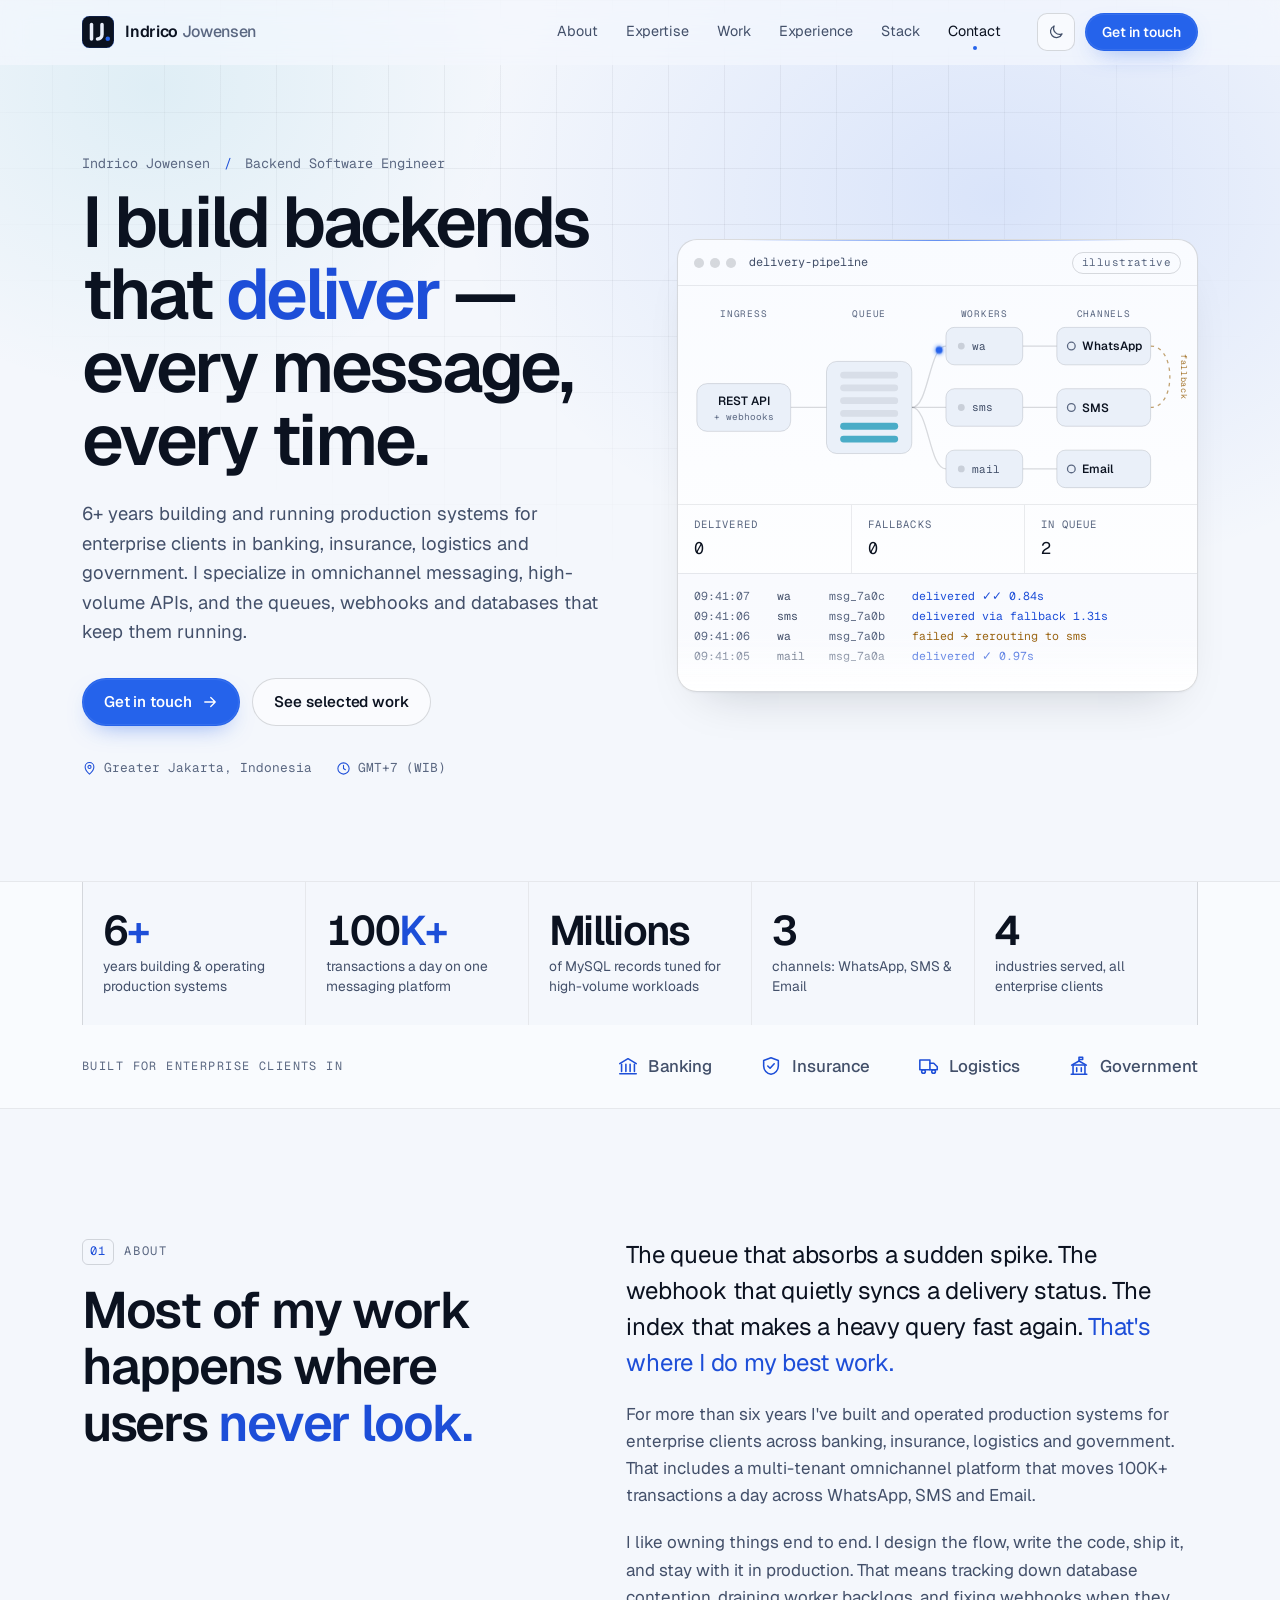
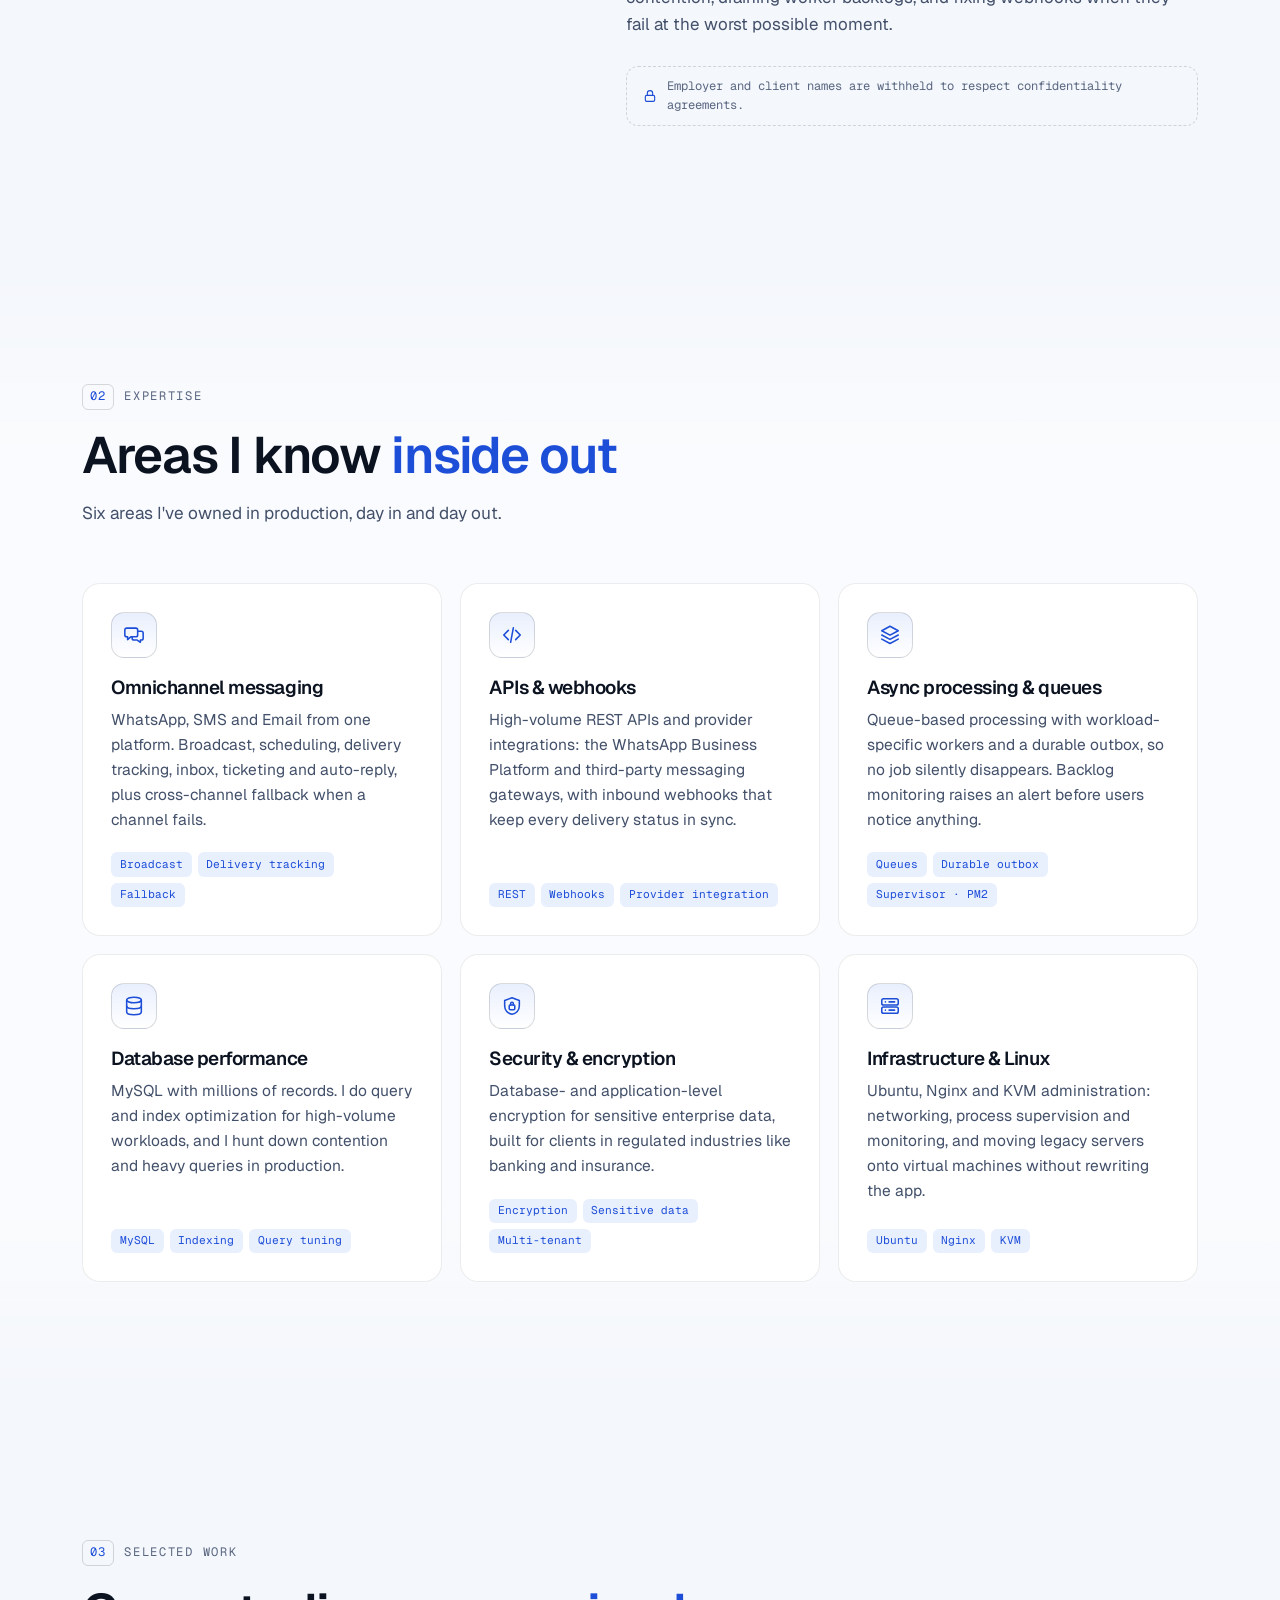
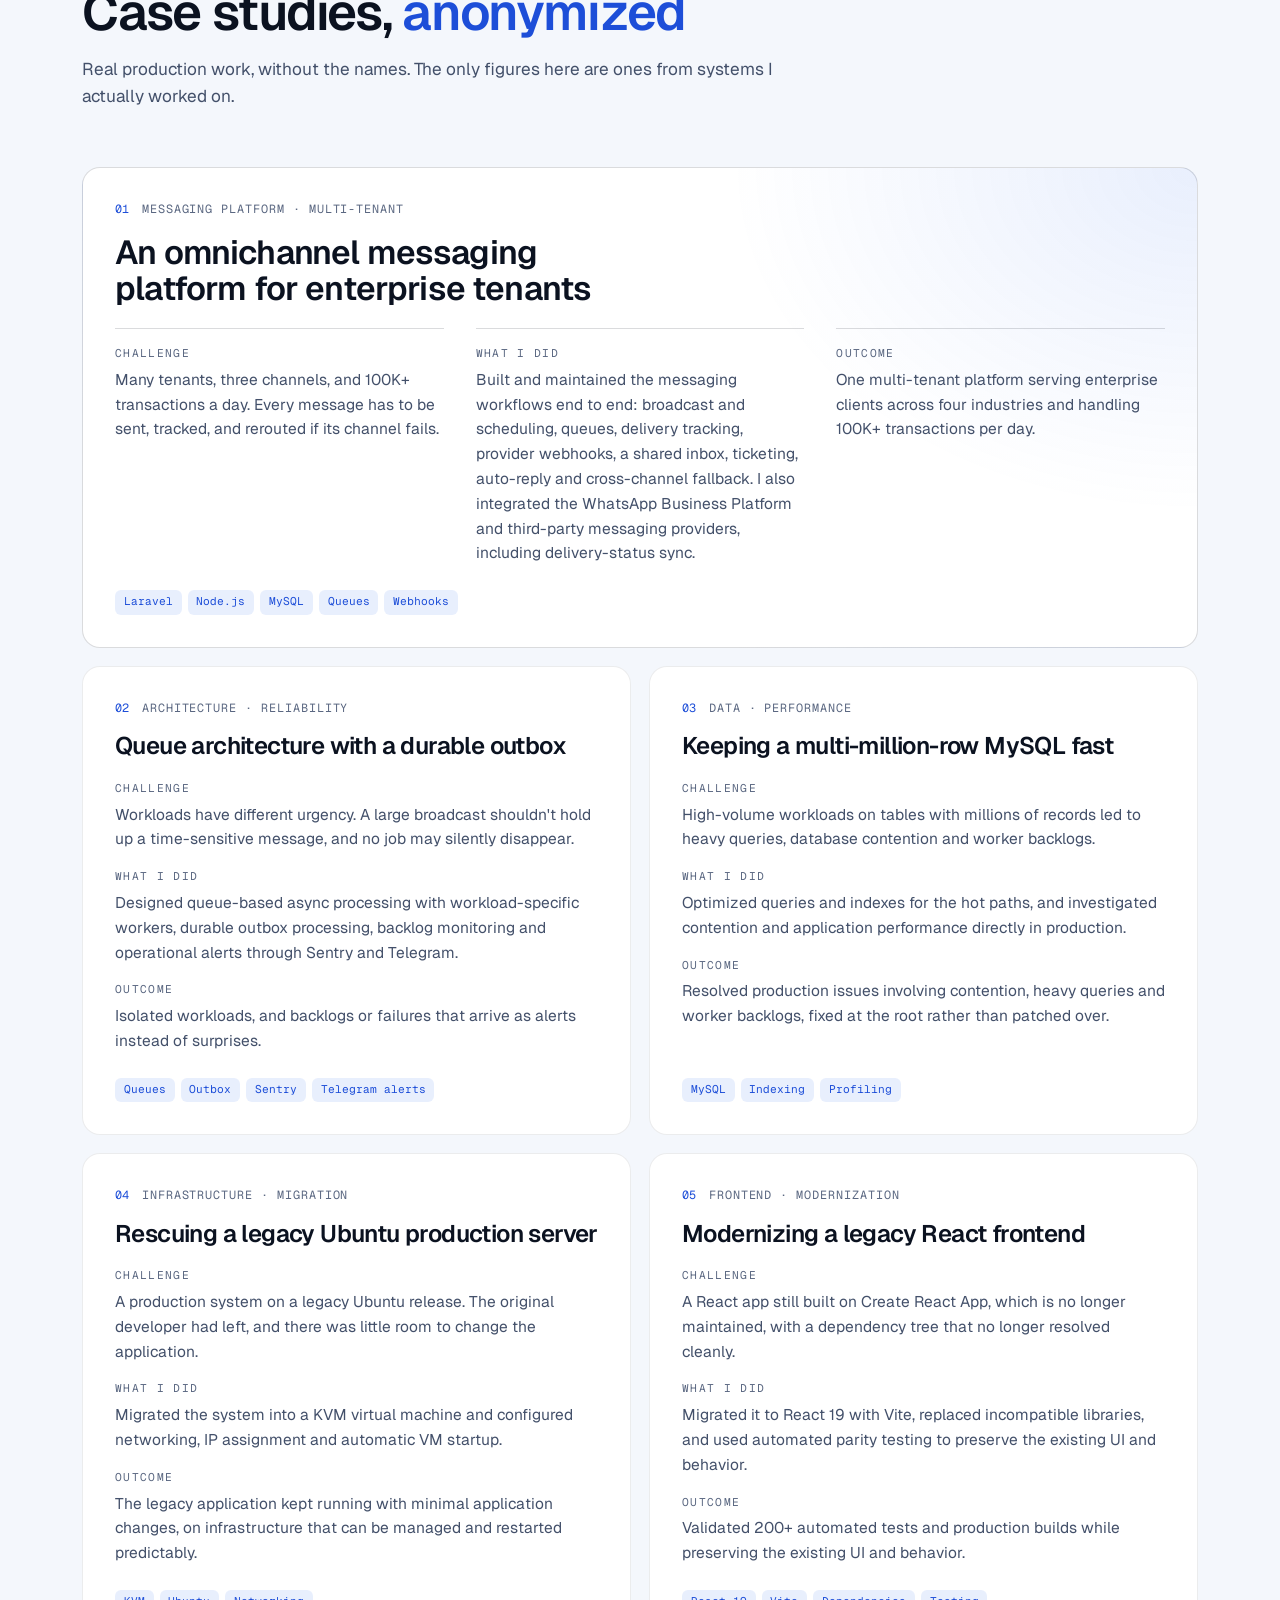
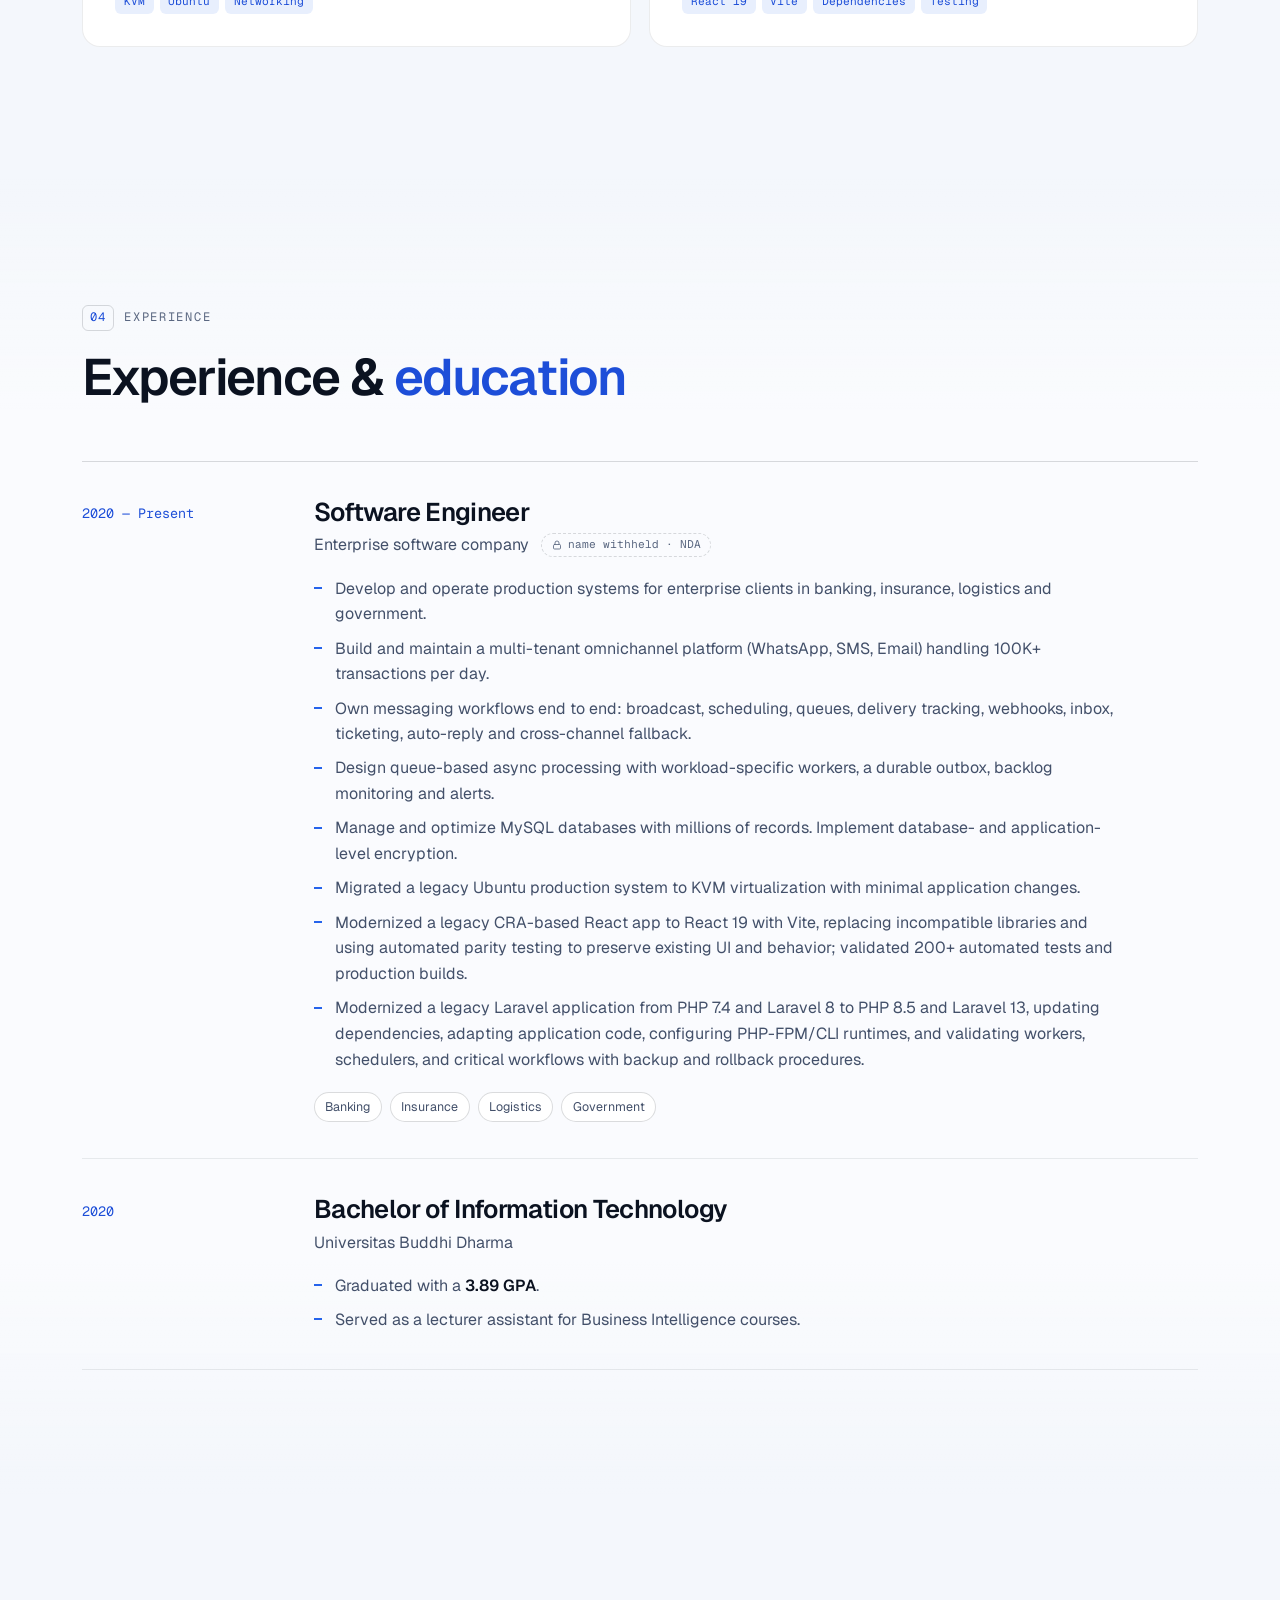
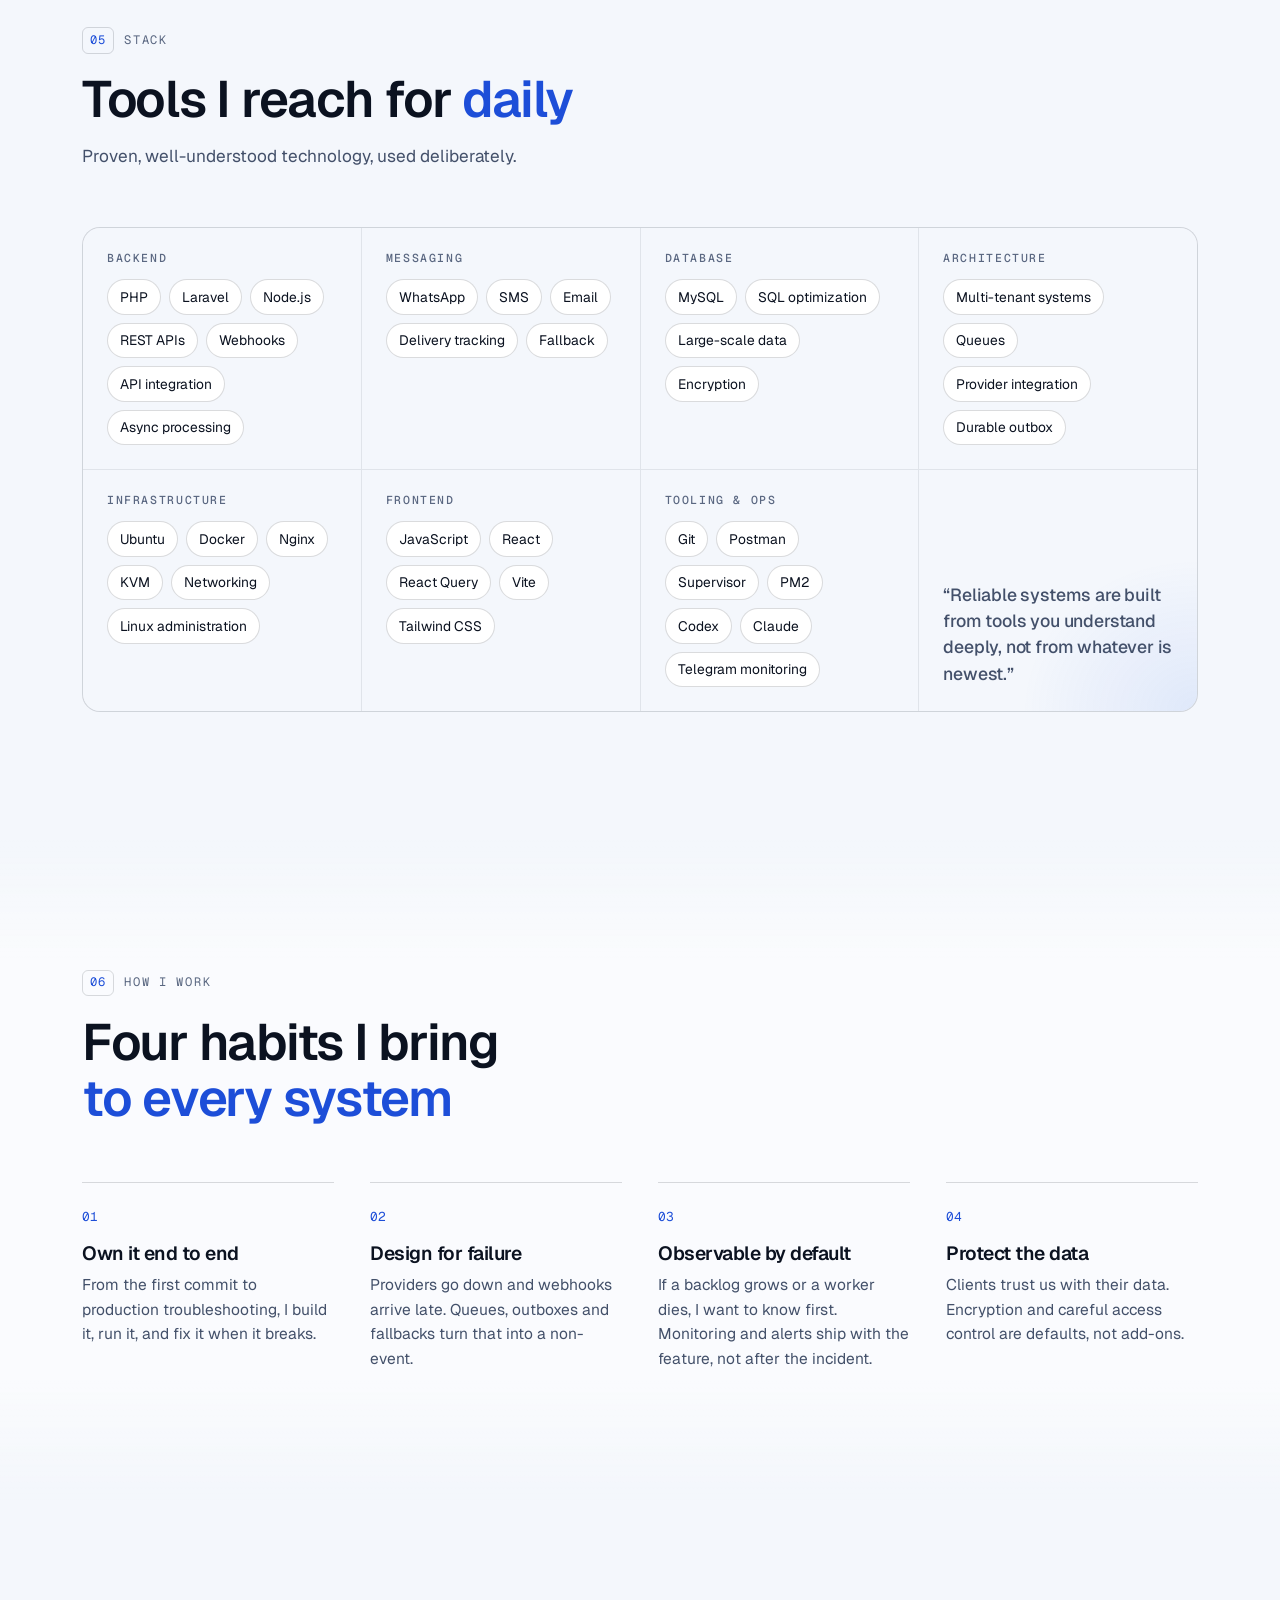
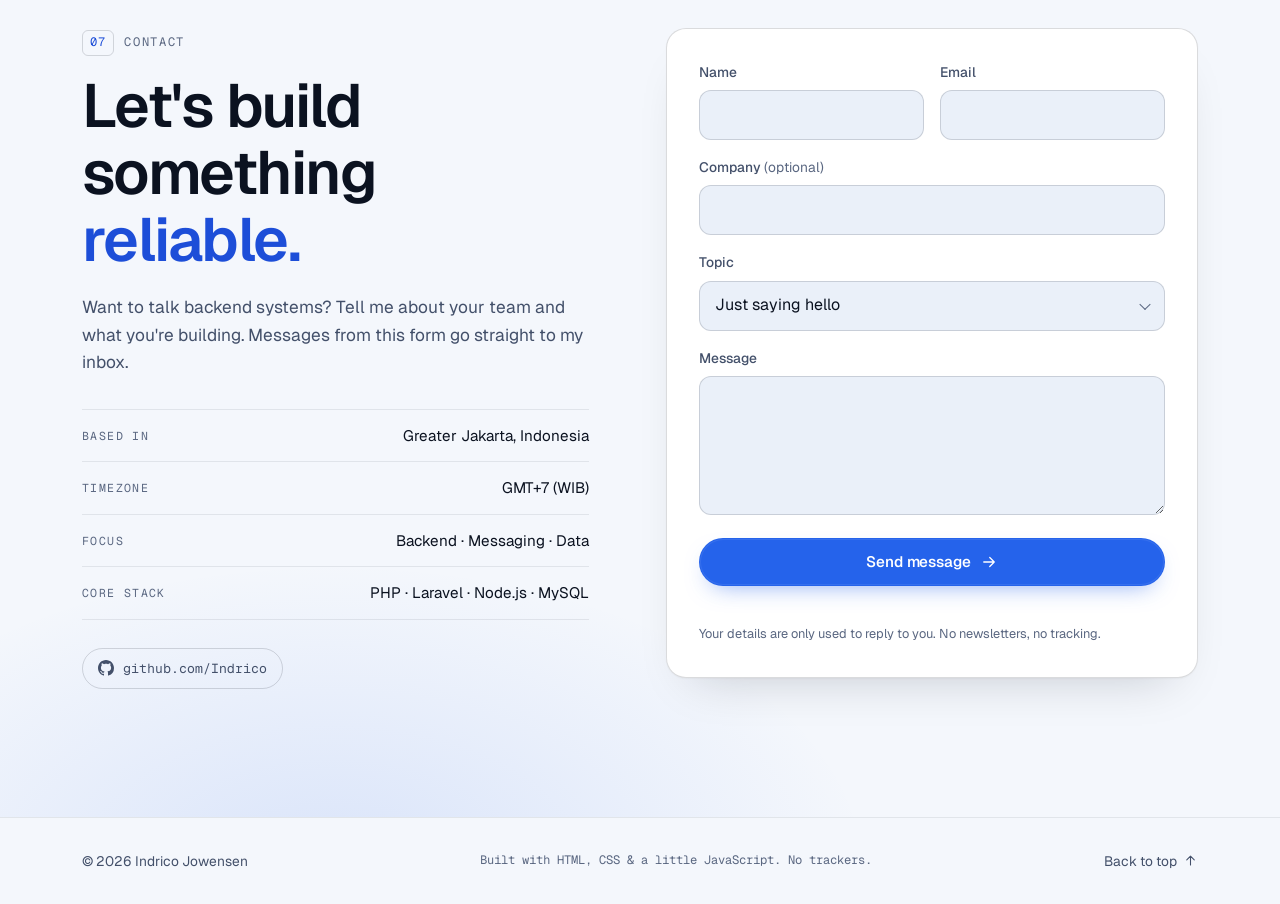
<file: index.html>
<!doctype html>
<html lang="en" data-theme="dark">
<head>
  <meta charset="utf-8">
  <meta name="viewport" content="width=device-width, initial-scale=1, viewport-fit=cover">
  <title>Indrico Jowensen — Backend Software Engineer</title>
  <meta name="description" content="Backend Software Engineer with 6+ years building and operating omnichannel messaging platforms, high-volume APIs, queues and MySQL systems for enterprise clients.">
  <meta name="author" content="Indrico Jowensen">
  <meta name="theme-color" content="#060a13">
  <link rel="canonical" href="https://indrico.github.io/">

  <meta property="og:type" content="website">
  <meta property="og:site_name" content="Indrico Jowensen">
  <meta property="og:url" content="https://indrico.github.io/">
  <meta property="og:title" content="Indrico Jowensen — Backend Software Engineer">
  <meta property="og:description" content="I build backends that deliver — every message, every time. 6+ years of production systems for banking, insurance, logistics and government.">
  <meta property="og:image" content="https://indrico.github.io/assets/img/og-image.png">
  <meta property="og:image:width" content="1200">
  <meta property="og:image:height" content="630">
  <meta property="og:image:alt" content="Indrico Jowensen, Backend Software Engineer">
  <meta name="twitter:card" content="summary_large_image">

  <link rel="icon" href="assets/img/favicon.svg" type="image/svg+xml">
  <link rel="apple-touch-icon" href="assets/img/apple-touch-icon.png">

  <link rel="preconnect" href="https://fonts.googleapis.com">
  <link rel="preconnect" href="https://fonts.gstatic.com" crossorigin>
  <link rel="stylesheet" href="https://fonts.googleapis.com/css2?family=Geist:wght@300..700&family=Geist+Mono:wght@400..600&display=swap">
  <link rel="stylesheet" href="assets/css/styles.css">

  <script>
    (function () {
      var d = document.documentElement, t;
      d.classList.add('js');
      try { t = localStorage.getItem('theme'); } catch (e) {}
      if (t !== 'light' && t !== 'dark') {
        t = window.matchMedia && matchMedia('(prefers-color-scheme: light)').matches ? 'light' : 'dark';
      }
      d.setAttribute('data-theme', t);
    })();
  </script>
  <script src="assets/js/main.js" defer></script>

  <script type="application/ld+json">
  {
    "@context": "https://schema.org",
    "@type": "Person",
    "name": "Indrico Jowensen",
    "jobTitle": "Backend Software Engineer",
    "url": "https://indrico.github.io/",
    "sameAs": ["https://github.com/Indrico"],
    "alumniOf": { "@type": "CollegeOrUniversity", "name": "Universitas Buddhi Dharma" },
    "knowsAbout": ["Backend development", "PHP", "Laravel", "Node.js", "React", "MySQL", "REST APIs", "Webhooks", "Message queues", "Omnichannel messaging", "Linux administration"]
  }
  </script>
</head>
<body>
  <a class="skip-link" href="#main">Skip to content</a>
  <div class="backdrop" aria-hidden="true"></div>

  <!-- ============ Header ============ -->
  <header class="site-header" id="top">
    <div class="container header-inner">
      <a class="brand" href="#top" aria-label="Indrico Jowensen, back to top">
        <svg class="brand-mark" viewBox="0 0 64 64" aria-hidden="true">
          <rect width="64" height="64" rx="15" class="bm-bg"/>
          <g fill="none" stroke="currentColor" stroke-width="7" stroke-linecap="round">
            <path d="M19 17v29"/><path d="M40 17v20a9 9 0 0 1-9 9"/>
          </g>
          <circle cx="51.5" cy="45.5" r="4.5" class="bm-dot"/>
        </svg>
        <span class="brand-name">Indrico<span class="brand-dim"> Jowensen</span></span>
      </a>

      <nav class="nav" id="site-nav" aria-label="Primary">
        <ul>
          <li><a href="#about">About</a></li>
          <li><a href="#expertise">Expertise</a></li>
          <li><a href="#work">Work</a></li>
          <li><a href="#experience">Experience</a></li>
          <li><a href="#stack">Stack</a></li>
          <li><a href="#contact">Contact</a></li>
        </ul>
      </nav>

      <div class="header-actions">
        <button class="icon-btn theme-toggle" type="button" aria-label="Switch to light theme">
          <svg class="i-sun" viewBox="0 0 24 24" aria-hidden="true"><circle cx="12" cy="12" r="4"/><path d="M12 2v2M12 20v2M4.9 4.9l1.4 1.4M17.7 17.7l1.4 1.4M2 12h2M20 12h2M4.9 19.1l1.4-1.4M17.7 6.3l1.4-1.4"/></svg>
          <svg class="i-moon" viewBox="0 0 24 24" aria-hidden="true"><path d="M20 14.5A8 8 0 0 1 9.5 4a8 8 0 1 0 10.5 10.5z"/></svg>
        </button>
        <a class="btn btn-primary btn-sm header-cta" href="#contact">Get in touch</a>
        <button class="icon-btn nav-toggle" type="button" aria-expanded="false" aria-controls="site-nav" aria-label="Open menu">
          <svg class="i-menu" viewBox="0 0 24 24" aria-hidden="true"><path d="M4 7h16M4 12h16M4 17h16"/></svg>
          <svg class="i-close" viewBox="0 0 24 24" aria-hidden="true"><path d="M6 6l12 12M18 6L6 18"/></svg>
        </button>
      </div>
    </div>
  </header>

  <main id="main">

    <!-- ============ Hero ============ -->
    <section class="hero" aria-labelledby="hero-title">
      <div class="container hero-grid">
        <div class="hero-copy">
          <p class="hero-kicker reveal" style="--d:1"><span>Indrico Jowensen</span> <span class="k-sep" aria-hidden="true">/</span> <span>Backend Software Engineer</span></p>
          <h1 class="hero-title reveal" id="hero-title" style="--d:2">I build backends that <em>deliver</em> — every message, every time.</h1>
          <p class="hero-lede reveal" style="--d:3">6+ years building and running production systems for enterprise clients in banking, insurance, logistics and government. I specialize in omnichannel messaging, high-volume APIs, and the queues, webhooks and databases that keep them running.</p>
          <div class="hero-ctas reveal" style="--d:4">
            <a class="btn btn-primary" href="#contact">
              Get in touch
              <svg viewBox="0 0 24 24" aria-hidden="true"><path d="M5 12h14M13 6l6 6-6 6"/></svg>
            </a>
            <a class="btn btn-ghost" href="#work">See selected work</a>
          </div>
          <ul class="hero-meta reveal" style="--d:5">
            <li>
              <svg viewBox="0 0 24 24" aria-hidden="true"><path d="M12 21s-7-6.1-7-11.5a7 7 0 0 1 14 0C19 14.9 12 21 12 21z"/><circle cx="12" cy="9.5" r="2.5"/></svg>
              Greater Jakarta, Indonesia
            </li>
            <li>
              <svg viewBox="0 0 24 24" aria-hidden="true"><circle cx="12" cy="12" r="9"/><path d="M12 7v5l3 2"/></svg>
              GMT+7 (WIB)
            </li>
          </ul>
        </div>

        <div class="hero-visual reveal" style="--d:3">
          <figure class="pipe-card">
            <div class="pipe-card-bar">
              <span class="win-dots" aria-hidden="true"><i></i><i></i><i></i></span>
              <span class="pipe-card-title">delivery-pipeline</span>
              <span class="sim-badge">illustrative</span>
            </div>

            <svg class="pipe" viewBox="0 24 580 232" role="img" aria-labelledby="pipe-title pipe-desc">
              <title id="pipe-title">Illustrative message-delivery pipeline</title>
              <desc id="pipe-desc">Messages enter through a REST API or webhook, wait in a queue, are picked up by channel-specific workers and delivered through WhatsApp, SMS or Email. When WhatsApp fails, the message falls back to SMS.</desc>
              <defs>
                <filter id="dot-glow" x="-150%" y="-150%" width="400%" height="400%">
                  <feGaussianBlur stdDeviation="2.6" result="b"/>
                  <feMerge><feMergeNode in="b"/><feMergeNode in="SourceGraphic"/></feMerge>
                </filter>
              </defs>

              <g class="pipe-cols">
                <text x="63" y="44" text-anchor="middle">ingress</text>
                <text x="210" y="44" text-anchor="middle">queue</text>
                <text x="345" y="44" text-anchor="middle">workers</text>
                <text x="485" y="44" text-anchor="middle">channels</text>
              </g>

              <g class="pipe-wires">
                <path id="w-in" d="M118 150H160"/>
                <path id="w-q0" d="M260 150C280 150 280 78 300 78"/>
                <path id="w-q1" d="M260 150H300"/>
                <path id="w-q2" d="M260 150C280 150 280 222 300 222"/>
                <path id="w-c0" d="M390 78H430"/>
                <path id="w-c1" d="M390 150H430"/>
                <path id="w-c2" d="M390 222H430"/>
                <path id="w-fb" class="wire-fb" d="M540 78C570 78 570 150 540 150"/>
              </g>
              <text class="pipe-fb-label" transform="translate(575 114) rotate(90)" text-anchor="middle">fallback</text>

              <g class="pipe-dots" filter="url(#dot-glow)">
                <circle class="dot" cx="139" cy="150" r="4"/>
                <circle class="dot" cx="280" cy="150" r="4"/>
                <circle class="dot" cx="410" cy="78" r="4"/>
                <circle class="dot" cx="410" cy="222" r="4"/>
                <circle class="dot dot-amber" cx="562.5" cy="114" r="4"/>
              </g>

              <g class="node node-in">
                <rect x="8" y="122" width="110" height="56" rx="12"/>
                <text class="t-node" x="63" y="147" text-anchor="middle">REST API</text>
                <text class="t-sub" x="63" y="165" text-anchor="middle">+ webhooks</text>
              </g>

              <g class="node node-queue">
                <rect x="160" y="96" width="100" height="108" rx="12"/>
                <rect class="q-slot on" x="176" y="183" width="68" height="8" rx="4"/>
                <rect class="q-slot on" x="176" y="168" width="68" height="8" rx="4"/>
                <rect class="q-slot on" x="176" y="153" width="68" height="8" rx="4"/>
                <rect class="q-slot" x="176" y="138" width="68" height="8" rx="4"/>
                <rect class="q-slot" x="176" y="123" width="68" height="8" rx="4"/>
                <rect class="q-slot" x="176" y="108" width="68" height="8" rx="4"/>
              </g>

              <g class="node worker">
                <rect x="300" y="56" width="90" height="44" rx="10"/>
                <circle class="led" cx="318" cy="78" r="4"/>
                <text class="t-mono" x="331" y="82.5">wa</text>
              </g>
              <g class="node worker">
                <rect x="300" y="128" width="90" height="44" rx="10"/>
                <circle class="led" cx="318" cy="150" r="4"/>
                <text class="t-mono" x="331" y="154.5">sms</text>
              </g>
              <g class="node worker">
                <rect x="300" y="200" width="90" height="44" rx="10"/>
                <circle class="led" cx="318" cy="222" r="4"/>
                <text class="t-mono" x="331" y="226.5">mail</text>
              </g>

              <g class="node channel">
                <rect x="430" y="56" width="110" height="44" rx="10"/>
                <circle class="status" cx="447" cy="78" r="4.5"/>
                <text class="t-node" x="459" y="83">WhatsApp</text>
              </g>
              <g class="node channel">
                <rect x="430" y="128" width="110" height="44" rx="10"/>
                <circle class="status" cx="447" cy="150" r="4.5"/>
                <text class="t-node" x="459" y="155">SMS</text>
              </g>
              <g class="node channel">
                <rect x="430" y="200" width="110" height="44" rx="10"/>
                <circle class="status" cx="447" cy="222" r="4.5"/>
                <text class="t-node" x="459" y="227">Email</text>
              </g>
            </svg>

            <div class="pipe-stats" aria-hidden="true">
              <div><span class="k">delivered</span><span class="v" data-stat="delivered">—</span></div>
              <div><span class="k">fallbacks</span><span class="v" data-stat="fallback">—</span></div>
              <div><span class="k">in queue</span><span class="v" data-stat="queued">—</span></div>
            </div>

            <ol class="pipe-log" aria-hidden="true">
              <li><span class="lg-t">09:41:07</span><span class="lg-c">wa</span><span class="lg-id">msg_7a0c</span><span class="lg-s ok">delivered ✓✓ 0.84s</span></li>
              <li><span class="lg-t">09:41:06</span><span class="lg-c">sms</span><span class="lg-id">msg_7a0b</span><span class="lg-s ok">delivered via fallback 1.31s</span></li>
              <li><span class="lg-t">09:41:06</span><span class="lg-c">wa</span><span class="lg-id">msg_7a0b</span><span class="lg-s warn">failed → rerouting to sms</span></li>
              <li><span class="lg-t">09:41:05</span><span class="lg-c">mail</span><span class="lg-id">msg_7a0a</span><span class="lg-s ok">delivered ✓ 0.97s</span></li>
            </ol>
            <figcaption class="sr-only">An illustrative simulation of the kind of delivery pipeline I design. It is not a real system or real data.</figcaption>
          </figure>
        </div>
      </div>
    </section>

    <!-- ============ Metrics ============ -->
    <section class="metrics" aria-label="At a glance">
      <div class="container">
        <dl class="metrics-grid">
          <div class="metric reveal">
            <dt>years building &amp; operating production systems</dt>
            <dd><span data-count="6">6</span><span class="unit">+</span></dd>
          </div>
          <div class="metric reveal" style="--d:1">
            <dt>transactions a day on one messaging platform</dt>
            <dd><span data-count="100">100</span><span class="unit">K+</span></dd>
          </div>
          <div class="metric reveal" style="--d:2">
            <dt>of MySQL records tuned for high-volume workloads</dt>
            <dd>Millions</dd>
          </div>
          <div class="metric reveal" style="--d:3">
            <dt>channels: WhatsApp, SMS &amp; Email</dt>
            <dd><span data-count="3">3</span></dd>
          </div>
          <div class="metric reveal" style="--d:4">
            <dt>industries served, all enterprise clients</dt>
            <dd><span data-count="4">4</span></dd>
          </div>
        </dl>

        <div class="industries reveal">
          <p class="industries-label">Built for enterprise clients in</p>
          <ul>
            <li>
              <svg viewBox="0 0 24 24" aria-hidden="true"><path d="M3 9.5 12 4l9 5.5"/><path d="M5 10v8M9.7 10v8M14.3 10v8M19 10v8"/><path d="M3 20.5h18"/></svg>
              Banking
            </li>
            <li>
              <svg viewBox="0 0 24 24" aria-hidden="true"><path d="M12 3l8 3v6c0 4.6-3.4 8.3-8 9-4.6-.7-8-4.4-8-9V6l8-3z"/><path d="M8.5 12l2.5 2.5 4.5-5"/></svg>
              Insurance
            </li>
            <li>
              <svg viewBox="0 0 24 24" aria-hidden="true"><path d="M2 5.5h11V16H2z"/><path d="M13 9h4.2L21 12.8V16h-8"/><circle cx="6" cy="18" r="2"/><circle cx="17" cy="18" r="2"/></svg>
              Logistics
            </li>
            <li>
              <svg viewBox="0 0 24 24" aria-hidden="true"><path d="M3.5 21h17"/><path d="M5.5 21V11h13v10"/><path d="M4 11l8-4.5 8 4.5"/><path d="M12 6.5V2.5h4V5h-4"/><path d="M9.5 14v4M14.5 14v4"/></svg>
              Government
            </li>
          </ul>
        </div>
      </div>
    </section>

    <!-- ============ About ============ -->
    <section class="section" id="about" aria-labelledby="about-title">
      <div class="container about-grid">
        <header class="section-head reveal">
          <p class="eyebrow"><span>01</span> About</p>
          <h2 id="about-title">Most of my work happens where users <em>never look.</em></h2>
        </header>
        <div class="about-body">
          <p class="about-lead reveal">The queue that absorbs a sudden spike. The webhook that quietly syncs a delivery status. The index that makes a heavy query fast again. <em>That's where I do my best work.</em></p>
          <p class="reveal">For more than six years I've built and operated production systems for enterprise clients across banking, insurance, logistics and government. That includes a multi-tenant omnichannel platform that moves 100K+ transactions a day across WhatsApp, SMS and Email.</p>
          <p class="reveal">I like owning things end to end. I design the flow, write the code, ship it, and stay with it in production. That means tracking down database contention, draining worker backlogs, and fixing webhooks when they fail at the worst possible moment.</p>
          <p class="nda-note reveal">
            <svg viewBox="0 0 24 24" aria-hidden="true"><rect x="5" y="11" width="14" height="9" rx="2"/><path d="M8 11V8a4 4 0 0 1 8 0v3"/></svg>
            Employer and client names are withheld to respect confidentiality agreements.
          </p>
        </div>
      </div>
    </section>

    <!-- ============ Expertise ============ -->
    <section class="section section-alt" id="expertise" aria-labelledby="expertise-title">
      <div class="container">
        <header class="section-head reveal">
          <p class="eyebrow"><span>02</span> Expertise</p>
          <h2 id="expertise-title">Areas I know <em>inside out</em></h2>
          <p class="section-sub">Six areas I've owned in production, day in and day out.</p>
        </header>

        <div class="cards">
          <article class="card reveal">
            <div class="card-icon"><svg viewBox="0 0 24 24" aria-hidden="true"><path d="M4 4.5h10a2 2 0 0 1 2 2V12a2 2 0 0 1-2 2H8.5L5 17v-3H4a2 2 0 0 1-2-2V6.5a2 2 0 0 1 2-2z"/><path d="M16 8h4a2 2 0 0 1 2 2v5.5a2 2 0 0 1-2 2h-1V20l-3.5-2.5H12a2 2 0 0 1-2-2V14"/></svg></div>
            <h3>Omnichannel messaging</h3>
            <p>WhatsApp, SMS and Email from one platform. Broadcast, scheduling, delivery tracking, inbox, ticketing and auto-reply, plus cross-channel fallback when a channel fails.</p>
            <ul class="tags"><li>Broadcast</li><li>Delivery tracking</li><li>Fallback</li></ul>
          </article>

          <article class="card reveal" style="--d:1">
            <div class="card-icon"><svg viewBox="0 0 24 24" aria-hidden="true"><path d="M8 7l-5 5 5 5M16 7l5 5-5 5M13.5 4l-3 16"/></svg></div>
            <h3>APIs &amp; webhooks</h3>
            <p>High-volume REST APIs and provider integrations: the WhatsApp Business Platform and third-party messaging gateways, with inbound webhooks that keep every delivery status in sync.</p>
            <ul class="tags"><li>REST</li><li>Webhooks</li><li>Provider integration</li></ul>
          </article>

          <article class="card reveal" style="--d:2">
            <div class="card-icon"><svg viewBox="0 0 24 24" aria-hidden="true"><path d="M12 2.5l9 4.8-9 4.8-9-4.8z"/><path d="M3 12l9 4.8 9-4.8"/><path d="M3 16.5l9 4.8 9-4.8"/></svg></div>
            <h3>Async processing &amp; queues</h3>
            <p>Queue-based processing with workload-specific workers and a durable outbox, so no job silently disappears. Backlog monitoring raises an alert before users notice anything.</p>
            <ul class="tags"><li>Queues</li><li>Durable outbox</li><li>Supervisor · PM2</li></ul>
          </article>

          <article class="card reveal">
            <div class="card-icon"><svg viewBox="0 0 24 24" aria-hidden="true"><ellipse cx="12" cy="5.5" rx="8" ry="3"/><path d="M4 5.5v13c0 1.7 3.6 3 8 3s8-1.3 8-3v-13"/><path d="M4 12c0 1.7 3.6 3 8 3s8-1.3 8-3"/></svg></div>
            <h3>Database performance</h3>
            <p>MySQL with millions of records. I do query and index optimization for high-volume workloads, and I hunt down contention and heavy queries in production.</p>
            <ul class="tags"><li>MySQL</li><li>Indexing</li><li>Query tuning</li></ul>
          </article>

          <article class="card reveal" style="--d:1">
            <div class="card-icon"><svg viewBox="0 0 24 24" aria-hidden="true"><path d="M12 3l8 3v6c0 4.6-3.4 8.3-8 9-4.6-.7-8-4.4-8-9V6l8-3z"/><rect x="9" y="11" width="6" height="5" rx="1"/><path d="M10.5 11V9.5a1.5 1.5 0 0 1 3 0V11"/></svg></div>
            <h3>Security &amp; encryption</h3>
            <p>Database- and application-level encryption for sensitive enterprise data, built for clients in regulated industries like banking and insurance.</p>
            <ul class="tags"><li>Encryption</li><li>Sensitive data</li><li>Multi-tenant</li></ul>
          </article>

          <article class="card reveal" style="--d:2">
            <div class="card-icon"><svg viewBox="0 0 24 24" aria-hidden="true"><rect x="3" y="4" width="18" height="7" rx="2"/><rect x="3" y="13" width="18" height="7" rx="2"/><path d="M7 7.5h.01M7 16.5h.01M11 7.5h6M11 16.5h6"/></svg></div>
            <h3>Infrastructure &amp; Linux</h3>
            <p>Ubuntu, Nginx and KVM administration: networking, process supervision and monitoring, and moving legacy servers onto virtual machines without rewriting the app.</p>
            <ul class="tags"><li>Ubuntu</li><li>Nginx</li><li>KVM</li></ul>
          </article>
        </div>
      </div>
    </section>

    <!-- ============ Work ============ -->
    <section class="section" id="work" aria-labelledby="work-title">
      <div class="container">
        <header class="section-head reveal">
          <p class="eyebrow"><span>03</span> Selected work</p>
          <h2 id="work-title">Case studies, <em>anonymized</em></h2>
          <p class="section-sub">Real production work, without the names. The only figures here are ones from systems I actually worked on.</p>
        </header>

        <div class="cases">
          <article class="case case-featured reveal">
            <div class="case-top">
              <span class="case-num">01</span>
              <span class="case-kicker">Messaging platform · Multi-tenant</span>
            </div>
            <h3>An omnichannel messaging platform for enterprise tenants</h3>
            <dl class="case-dl">
              <div>
                <dt>Challenge</dt>
                <dd>Many tenants, three channels, and 100K+ transactions a day. Every message has to be sent, tracked, and rerouted if its channel fails.</dd>
              </div>
              <div>
                <dt>What I did</dt>
                <dd>Built and maintained the messaging workflows end to end: broadcast and scheduling, queues, delivery tracking, provider webhooks, a shared inbox, ticketing, auto-reply and cross-channel fallback. I also integrated the WhatsApp Business Platform and third-party messaging providers, including delivery-status sync.</dd>
              </div>
              <div>
                <dt>Outcome</dt>
                <dd>One multi-tenant platform serving enterprise clients across four industries and handling 100K+ transactions per day.</dd>
              </div>
            </dl>
            <ul class="tags"><li>Laravel</li><li>Node.js</li><li>MySQL</li><li>Queues</li><li>Webhooks</li></ul>
          </article>

          <article class="case reveal">
            <div class="case-top">
              <span class="case-num">02</span>
              <span class="case-kicker">Architecture · Reliability</span>
            </div>
            <h3>Queue architecture with a durable outbox</h3>
            <dl class="case-dl">
              <div>
                <dt>Challenge</dt>
                <dd>Workloads have different urgency. A large broadcast shouldn't hold up a time-sensitive message, and no job may silently disappear.</dd>
              </div>
              <div>
                <dt>What I did</dt>
                <dd>Designed queue-based async processing with workload-specific workers, durable outbox processing, backlog monitoring and operational alerts through Sentry and Telegram.</dd>
              </div>
              <div>
                <dt>Outcome</dt>
                <dd>Isolated workloads, and backlogs or failures that arrive as alerts instead of surprises.</dd>
              </div>
            </dl>
            <ul class="tags"><li>Queues</li><li>Outbox</li><li>Sentry</li><li>Telegram alerts</li></ul>
          </article>

          <article class="case reveal" style="--d:1">
            <div class="case-top">
              <span class="case-num">03</span>
              <span class="case-kicker">Data · Performance</span>
            </div>
            <h3>Keeping a multi-million-row MySQL fast</h3>
            <dl class="case-dl">
              <div>
                <dt>Challenge</dt>
                <dd>High-volume workloads on tables with millions of records led to heavy queries, database contention and worker backlogs.</dd>
              </div>
              <div>
                <dt>What I did</dt>
                <dd>Optimized queries and indexes for the hot paths, and investigated contention and application performance directly in production.</dd>
              </div>
              <div>
                <dt>Outcome</dt>
                <dd>Resolved production issues involving contention, heavy queries and worker backlogs, fixed at the root rather than patched over.</dd>
              </div>
            </dl>
            <ul class="tags"><li>MySQL</li><li>Indexing</li><li>Profiling</li></ul>
          </article>

          <article class="case reveal">
            <div class="case-top">
              <span class="case-num">04</span>
              <span class="case-kicker">Infrastructure · Migration</span>
            </div>
            <h3>Rescuing a legacy Ubuntu production server</h3>
            <dl class="case-dl">
              <div>
                <dt>Challenge</dt>
                <dd>A production system on a legacy Ubuntu release. The original developer had left, and there was little room to change the application.</dd>
              </div>
              <div>
                <dt>What I did</dt>
                <dd>Migrated the system into a KVM virtual machine and configured networking, IP assignment and automatic VM startup.</dd>
              </div>
              <div>
                <dt>Outcome</dt>
                <dd>The legacy application kept running with minimal application changes, on infrastructure that can be managed and restarted predictably.</dd>
              </div>
            </dl>
            <ul class="tags"><li>KVM</li><li>Ubuntu</li><li>Networking</li></ul>
          </article>

          <article class="case reveal" style="--d:1">
            <div class="case-top">
              <span class="case-num">05</span>
              <span class="case-kicker">Frontend · Modernization</span>
            </div>
            <h3>Modernizing a legacy React frontend</h3>
            <dl class="case-dl">
              <div>
                <dt>Challenge</dt>
                <dd>A React app still built on Create React App, which is no longer maintained, with a dependency tree that no longer resolved cleanly.</dd>
              </div>
              <div>
                <dt>What I did</dt>
                <dd>Migrated it to React 19 with Vite, replaced incompatible libraries, and used automated parity testing to preserve the existing UI and behavior.</dd>
              </div>
              <div>
                <dt>Outcome</dt>
                <dd>Validated 200+ automated tests and production builds while preserving the existing UI and behavior.</dd>
              </div>
            </dl>
            <ul class="tags"><li>React 19</li><li>Vite</li><li>Dependencies</li><li>Testing</li></ul>
          </article>
        </div>
      </div>
    </section>

    <!-- ============ Experience ============ -->
    <section class="section section-alt" id="experience" aria-labelledby="experience-title">
      <div class="container">
        <header class="section-head reveal">
          <p class="eyebrow"><span>04</span> Experience</p>
          <h2 id="experience-title">Experience &amp; <em>education</em></h2>
        </header>

        <ol class="timeline">
          <li class="tl-item reveal">
            <div class="tl-date">2020 — Present</div>
            <div class="tl-body">
              <h3>Software Engineer</h3>
              <p class="tl-org">
                Enterprise software company
                <span class="pill-nda">
                  <svg viewBox="0 0 24 24" aria-hidden="true"><rect x="5" y="11" width="14" height="9" rx="2"/><path d="M8 11V8a4 4 0 0 1 8 0v3"/></svg>
                  name withheld · NDA
                </span>
              </p>
              <ul class="tl-points">
                <li>Develop and operate production systems for enterprise clients in banking, insurance, logistics and government.</li>
                <li>Build and maintain a multi-tenant omnichannel platform (WhatsApp, SMS, Email) handling 100K+ transactions per day.</li>
                <li>Own messaging workflows end to end: broadcast, scheduling, queues, delivery tracking, webhooks, inbox, ticketing, auto-reply and cross-channel fallback.</li>
                <li>Design queue-based async processing with workload-specific workers, a durable outbox, backlog monitoring and alerts.</li>
                <li>Manage and optimize MySQL databases with millions of records. Implement database- and application-level encryption.</li>
                <li>Migrated a legacy Ubuntu production system to KVM virtualization with minimal application changes.</li>
                <li>Modernized a legacy CRA-based React app to React 19 with Vite, replacing incompatible libraries and using automated parity testing to preserve existing UI and behavior; validated 200+ automated tests and production builds.</li>
                <li>Modernized a legacy Laravel application from PHP 7.4 and Laravel 8 to PHP 8.5 and Laravel 13, updating dependencies, adapting application code, configuring PHP-FPM/CLI runtimes, and validating workers, schedulers, and critical workflows with backup and rollback procedures.</li>
              </ul>
              <ul class="chips chips-sm">
                <li>Banking</li><li>Insurance</li><li>Logistics</li><li>Government</li>
              </ul>
            </div>
          </li>
          <li class="tl-item reveal">
            <div class="tl-date">2020</div>
            <div class="tl-body">
              <h3>Bachelor of Information Technology</h3>
              <p class="tl-org">Universitas Buddhi Dharma</p>
              <ul class="tl-points">
                <li>Graduated with a <strong>3.89 GPA</strong>.</li>
                <li>Served as a lecturer assistant for Business Intelligence courses.</li>
              </ul>
            </div>
          </li>
        </ol>
      </div>
    </section>

    <!-- ============ Stack ============ -->
    <section class="section" id="stack" aria-labelledby="stack-title">
      <div class="container">
        <header class="section-head reveal">
          <p class="eyebrow"><span>05</span> Stack</p>
          <h2 id="stack-title">Tools I reach for <em>daily</em></h2>
          <p class="section-sub">Proven, well-understood technology, used deliberately.</p>
        </header>

        <div class="stack-grid reveal">
          <div class="stack-group">
            <h3>Backend</h3>
            <ul class="chips"><li>PHP</li><li>Laravel</li><li>Node.js</li><li>REST APIs</li><li>Webhooks</li><li>API integration</li><li>Async processing</li></ul>
          </div>
          <div class="stack-group">
            <h3>Messaging</h3>
            <ul class="chips"><li>WhatsApp</li><li>SMS</li><li>Email</li><li>Delivery tracking</li><li>Fallback</li></ul>
          </div>
          <div class="stack-group">
            <h3>Database</h3>
            <ul class="chips"><li>MySQL</li><li>SQL optimization</li><li>Large-scale data</li><li>Encryption</li></ul>
          </div>
          <div class="stack-group">
            <h3>Architecture</h3>
            <ul class="chips"><li>Multi-tenant systems</li><li>Queues</li><li>Provider integration</li><li>Durable outbox</li></ul>
          </div>
          <div class="stack-group">
            <h3>Infrastructure</h3>
            <ul class="chips"><li>Ubuntu</li><li>Docker</li><li>Nginx</li><li>KVM</li><li>Networking</li><li>Linux administration</li></ul>
          </div>
          <div class="stack-group">
            <h3>Frontend</h3>
            <ul class="chips"><li>JavaScript</li><li>React</li><li>React Query</li><li>Vite</li><li>Tailwind CSS</li></ul>
          </div>
          <div class="stack-group">
            <h3>Tooling &amp; ops</h3>
            <ul class="chips"><li>Git</li><li>Postman</li><li>Supervisor</li><li>PM2</li><li>Codex</li><li>Claude</li><li>Telegram monitoring</li></ul>
          </div>
          <div class="stack-group stack-note">
            <p>“Reliable systems are built from tools you understand deeply, not from whatever is newest.”</p>
          </div>
        </div>
      </div>
    </section>

    <!-- ============ Principles ============ -->
    <section class="section section-alt" aria-labelledby="principles-title">
      <div class="container">
        <header class="section-head reveal">
          <p class="eyebrow"><span>06</span> How I work</p>
          <h2 id="principles-title">Four habits I bring <em>to every system</em></h2>
        </header>
        <div class="principles">
          <div class="principle reveal">
            <span class="p-num">01</span>
            <h3>Own it end to end</h3>
            <p>From the first commit to production troubleshooting, I build it, run it, and fix it when it breaks.</p>
          </div>
          <div class="principle reveal" style="--d:1">
            <span class="p-num">02</span>
            <h3>Design for failure</h3>
            <p>Providers go down and webhooks arrive late. Queues, outboxes and fallbacks turn that into a non-event.</p>
          </div>
          <div class="principle reveal" style="--d:2">
            <span class="p-num">03</span>
            <h3>Observable by default</h3>
            <p>If a backlog grows or a worker dies, I want to know first. Monitoring and alerts ship with the feature, not after the incident.</p>
          </div>
          <div class="principle reveal" style="--d:3">
            <span class="p-num">04</span>
            <h3>Protect the data</h3>
            <p>Clients trust us with their data. Encryption and careful access control are defaults, not add-ons.</p>
          </div>
        </div>
      </div>
    </section>

    <!-- ============ Contact ============ -->
    <section class="section contact" id="contact" aria-labelledby="contact-title">
      <div class="container contact-grid">
        <div class="contact-copy reveal">
          <p class="eyebrow"><span>07</span> Contact</p>
          <h2 id="contact-title">Let's build something <em>reliable.</em></h2>
          <p class="contact-lede">Want to talk backend systems? Tell me about your team and what you're building. Messages from this form go straight to my inbox.</p>
          <ul class="contact-facts">
            <li><span class="k">Based in</span><span>Greater Jakarta, Indonesia</span></li>
            <li><span class="k">Timezone</span><span>GMT+7 (WIB)</span></li>
            <li><span class="k">Focus</span><span>Backend · Messaging · Data</span></li>
            <li><span class="k">Core stack</span><span>PHP · Laravel · Node.js · MySQL</span></li>
          </ul>
          <div class="socials">
            <a class="social" href="https://github.com/Indrico" target="_blank" rel="noopener noreferrer">
              <svg viewBox="0 0 16 16" aria-hidden="true"><path d="M8 0C3.58 0 0 3.58 0 8c0 3.54 2.29 6.53 5.47 7.59.4.07.55-.17.55-.38 0-.19-.01-.82-.01-1.49-2.01.37-2.53-.49-2.69-.94-.09-.23-.48-.94-.82-1.13-.28-.15-.68-.52-.01-.53.63-.01 1.08.58 1.23.82.72 1.21 1.87.87 2.33.66.07-.52.28-.87.51-1.07-1.78-.2-3.64-.89-3.64-3.95 0-.87.31-1.59.82-2.15-.08-.2-.36-1.02.08-2.12 0 0 .67-.21 2.2.82.64-.18 1.32-.27 2-.27.68 0 1.36.09 2 .27 1.53-1.04 2.2-.82 2.2-.82.44 1.1.16 1.92.08 2.12.51.56.82 1.27.82 2.15 0 3.07-1.87 3.75-3.65 3.95.29.25.54.73.54 1.48 0 1.07-.01 1.93-.01 2.2 0 .21.15.46.55.38A8.01 8.01 0 0 0 16 8c0-4.42-3.58-8-8-8z"/></svg>
              github.com/Indrico
            </a>
            <!-- Optional: uncomment and fill in your LinkedIn URL
            <a class="social" href="https://www.linkedin.com/in/YOUR-LINKEDIN/" target="_blank" rel="noopener noreferrer">LinkedIn</a>
            -->
          </div>
        </div>

        <form class="contact-form reveal" id="contact-form" style="--d:1" novalidate>
          <!-- Web3Forms access key: get yours free at https://web3forms.com (see README.md) -->
          <input type="hidden" name="access_key" value="456c0d86-14f9-4ef6-918f-3d2bd8de30c7">
          <input type="hidden" name="from_name" value="Portfolio contact form">
          <input type="checkbox" name="botcheck" class="hp" tabindex="-1" autocomplete="off" aria-hidden="true">

          <div class="field-row">
            <div class="field">
              <label for="f-name">Name</label>
              <input id="f-name" name="name" type="text" autocomplete="name" required maxlength="120">
            </div>
            <div class="field">
              <label for="f-email">Email</label>
              <input id="f-email" name="email" type="email" autocomplete="email" required maxlength="160">
            </div>
          </div>
          <div class="field">
            <label for="f-company">Company <span class="opt">(optional)</span></label>
            <input id="f-company" name="company" type="text" autocomplete="organization" maxlength="160">
          </div>
          <div class="field">
            <label for="f-topic">Topic</label>
            <div class="select-wrap">
              <select id="f-topic" name="topic">
                <option value="hello">Just saying hello</option>
                <option value="tech">Backend &amp; messaging systems</option>
                <option value="other">Something else</option>
              </select>
            </div>
          </div>
          <div class="field">
            <label for="f-message">Message</label>
            <textarea id="f-message" name="message" rows="5" required minlength="10" maxlength="4000"></textarea>
          </div>
          <button class="btn btn-primary btn-block" type="submit">
            <span class="btn-label">Send message</span>
            <svg viewBox="0 0 24 24" aria-hidden="true"><path d="M5 12h14M13 6l6 6-6 6"/></svg>
          </button>
          <p class="form-status" role="status" aria-live="polite"></p>
          <p class="form-note">Your details are only used to reply to you. No newsletters, no tracking.</p>
        </form>
      </div>
    </section>
  </main>

  <!-- ============ Footer ============ -->
  <footer class="site-footer">
    <div class="container footer-inner">
      <p>© <span data-year>2026</span> Indrico Jowensen</p>
      <p class="footer-dim">Built with HTML, CSS &amp; a little JavaScript. No trackers.</p>
      <a class="to-top" href="#top">
        Back to top
        <svg viewBox="0 0 24 24" aria-hidden="true"><path d="M12 19V5M6 11l6-6 6 6"/></svg>
      </a>
    </div>
  </footer>
</body>
</html>
</file>
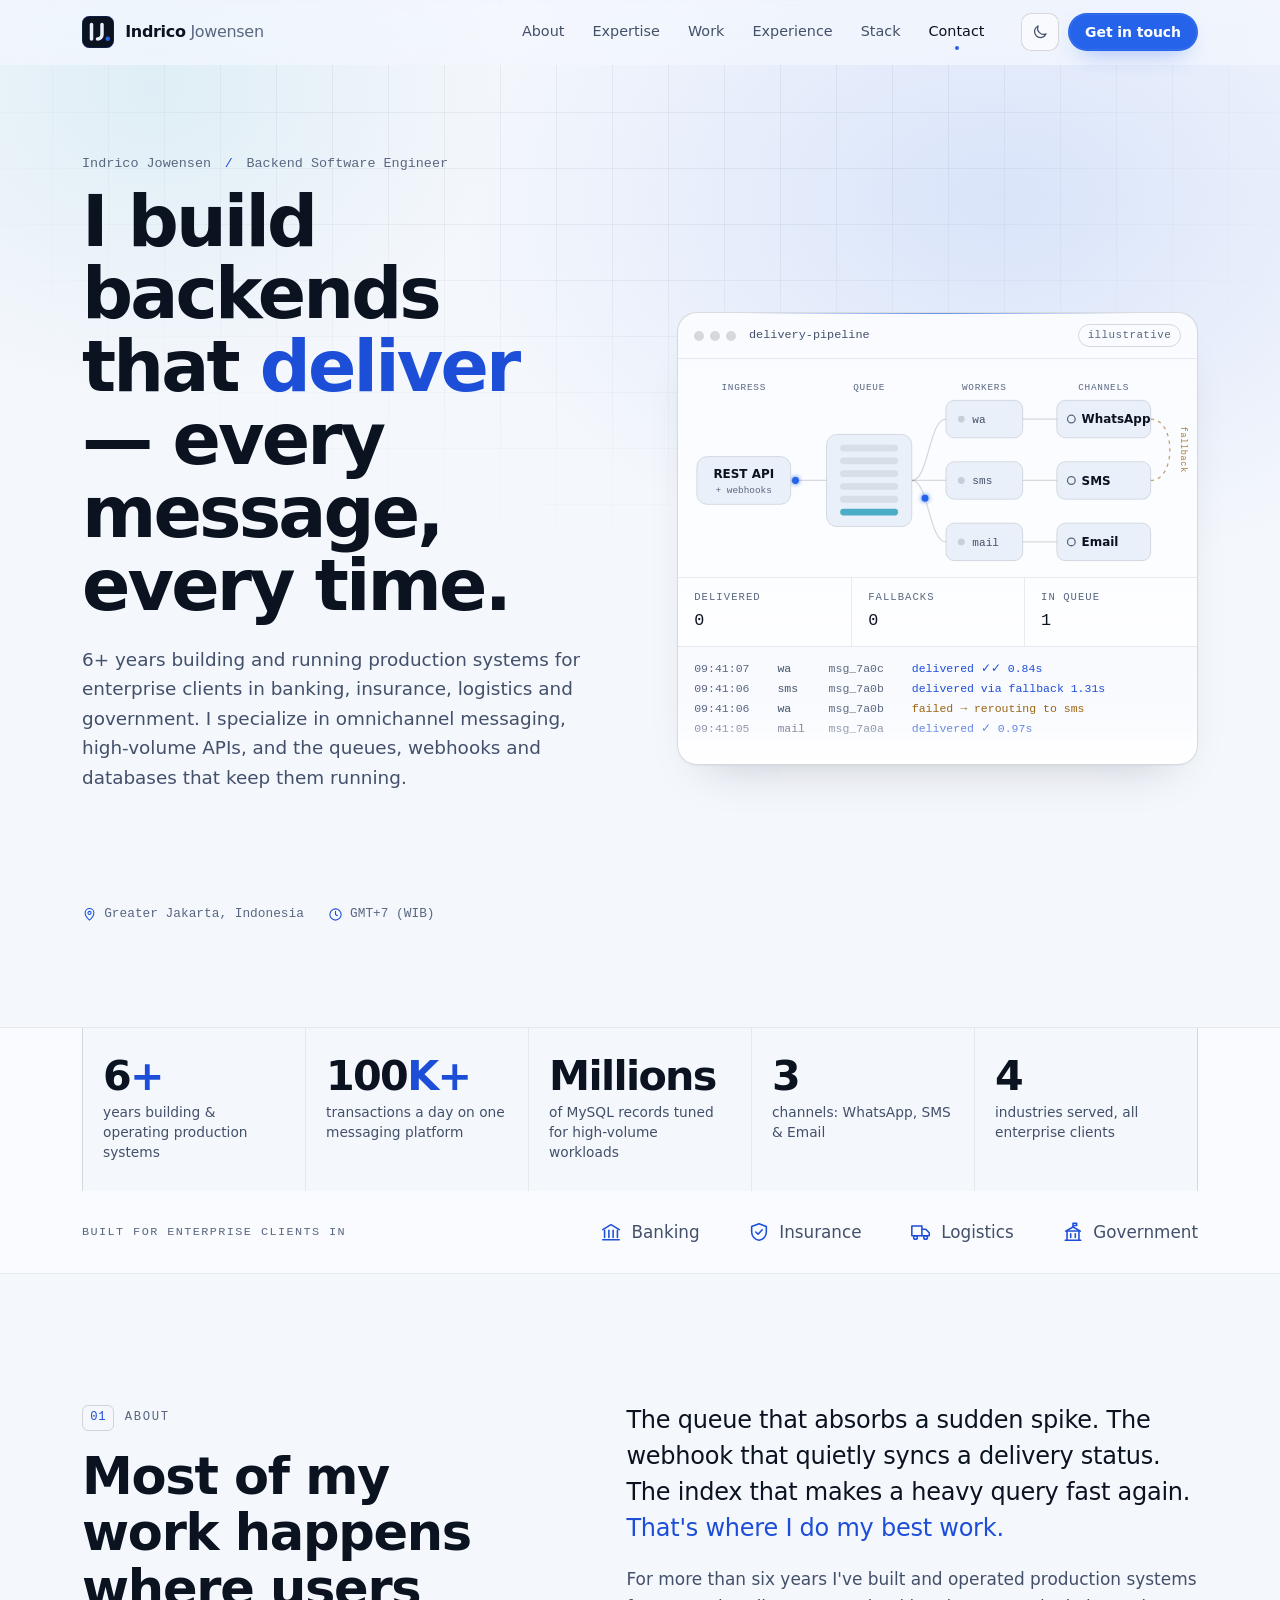
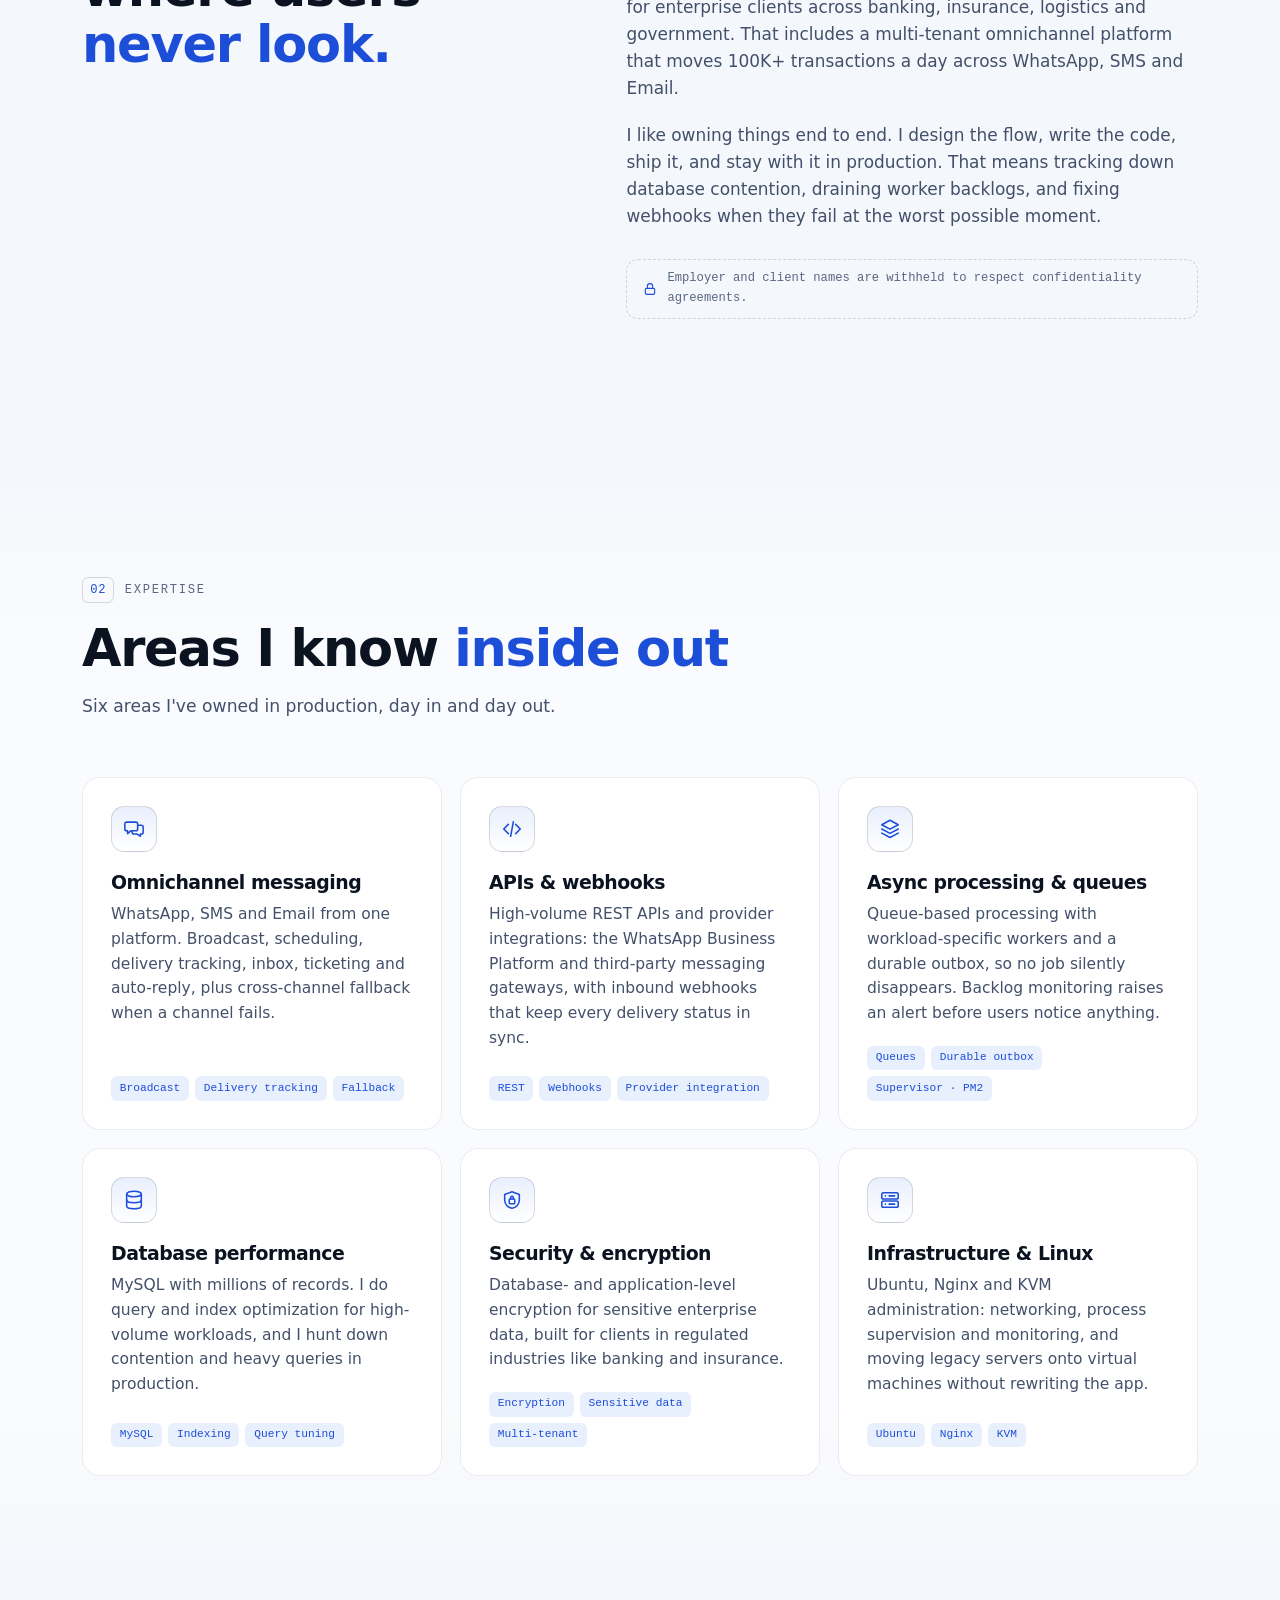
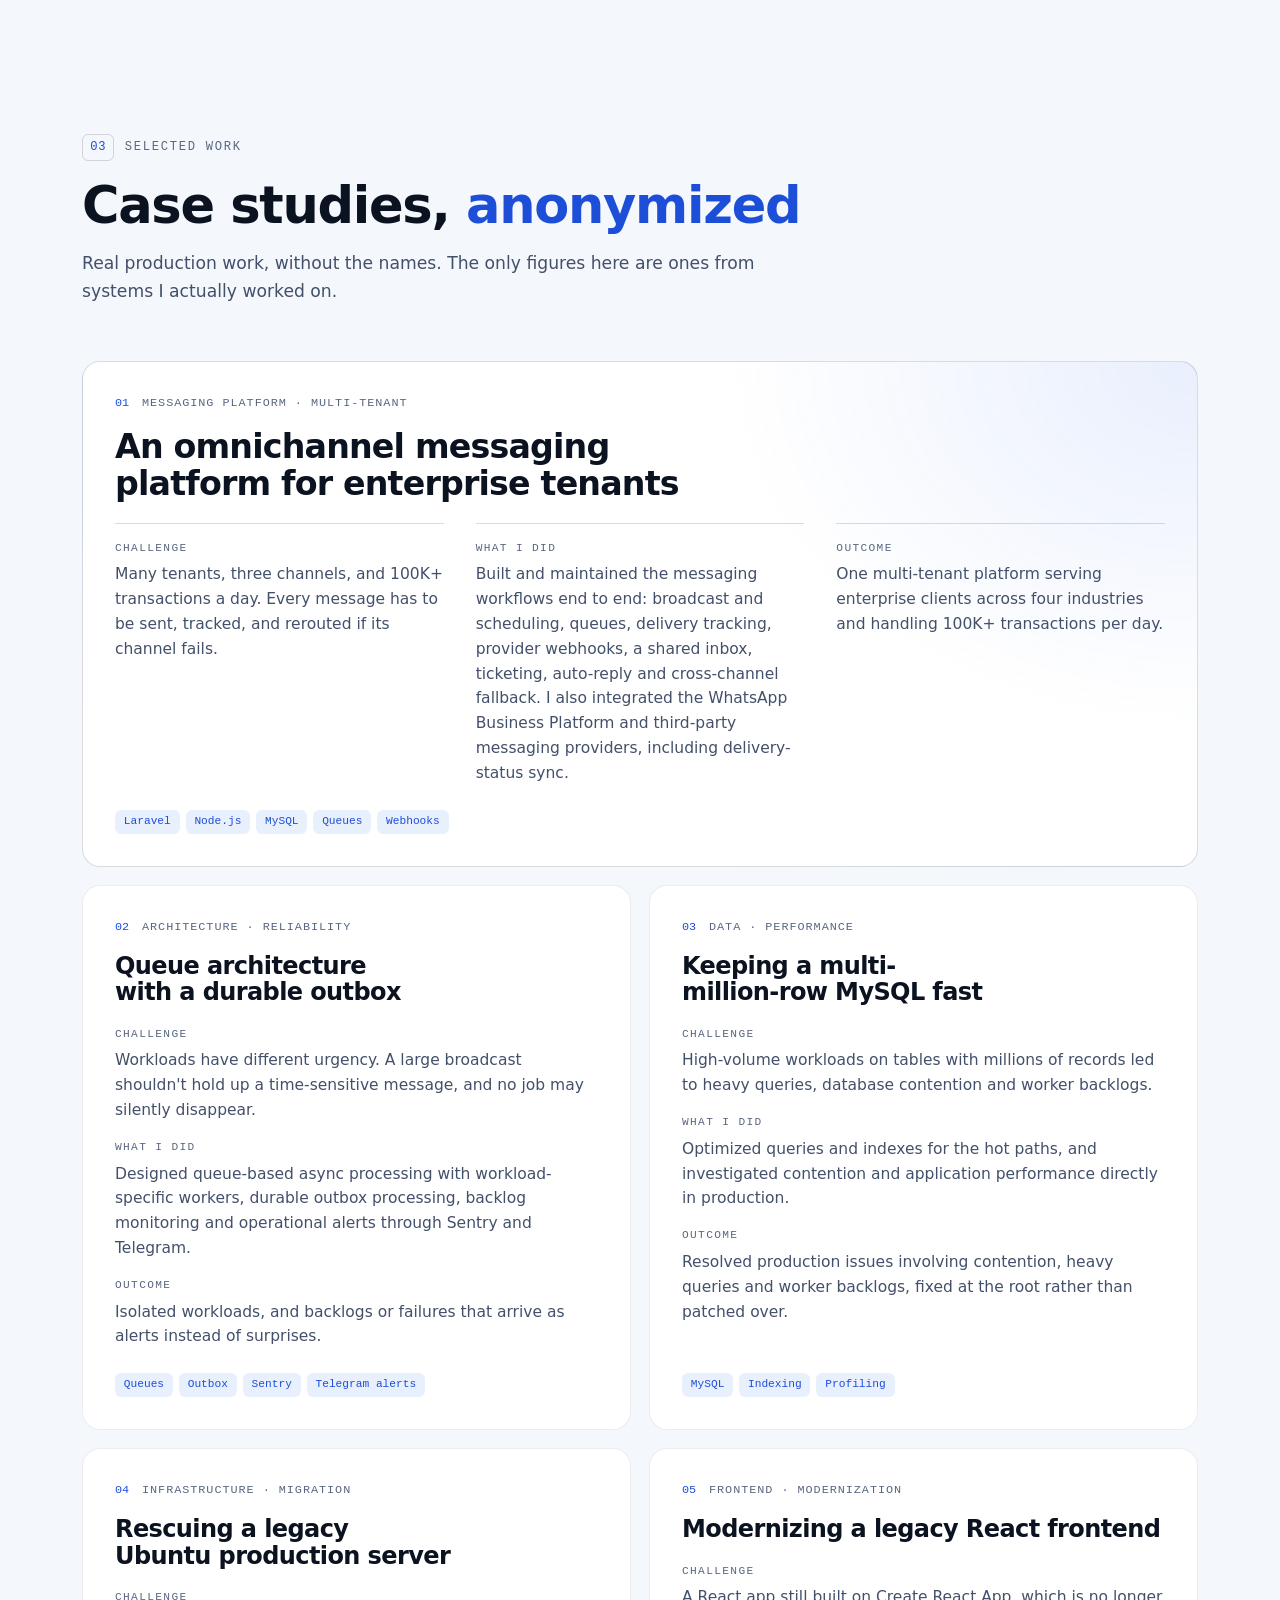
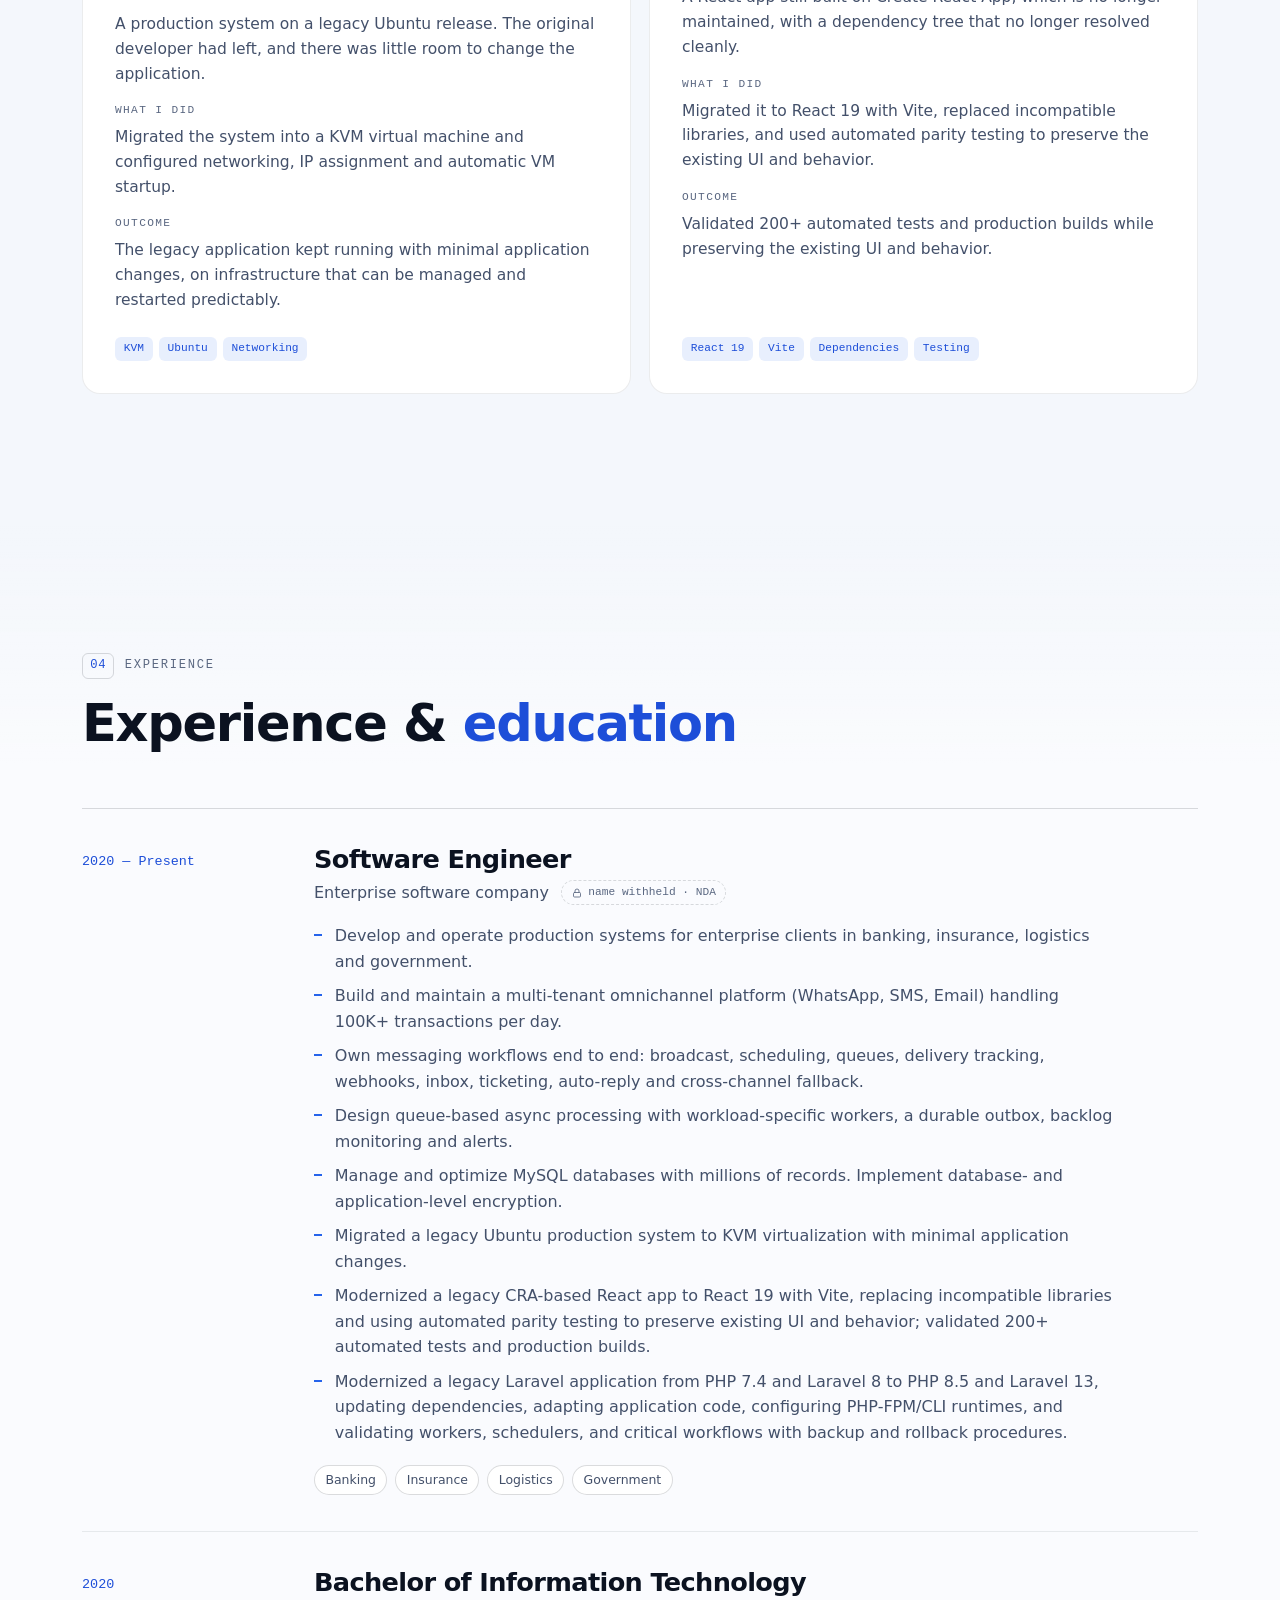
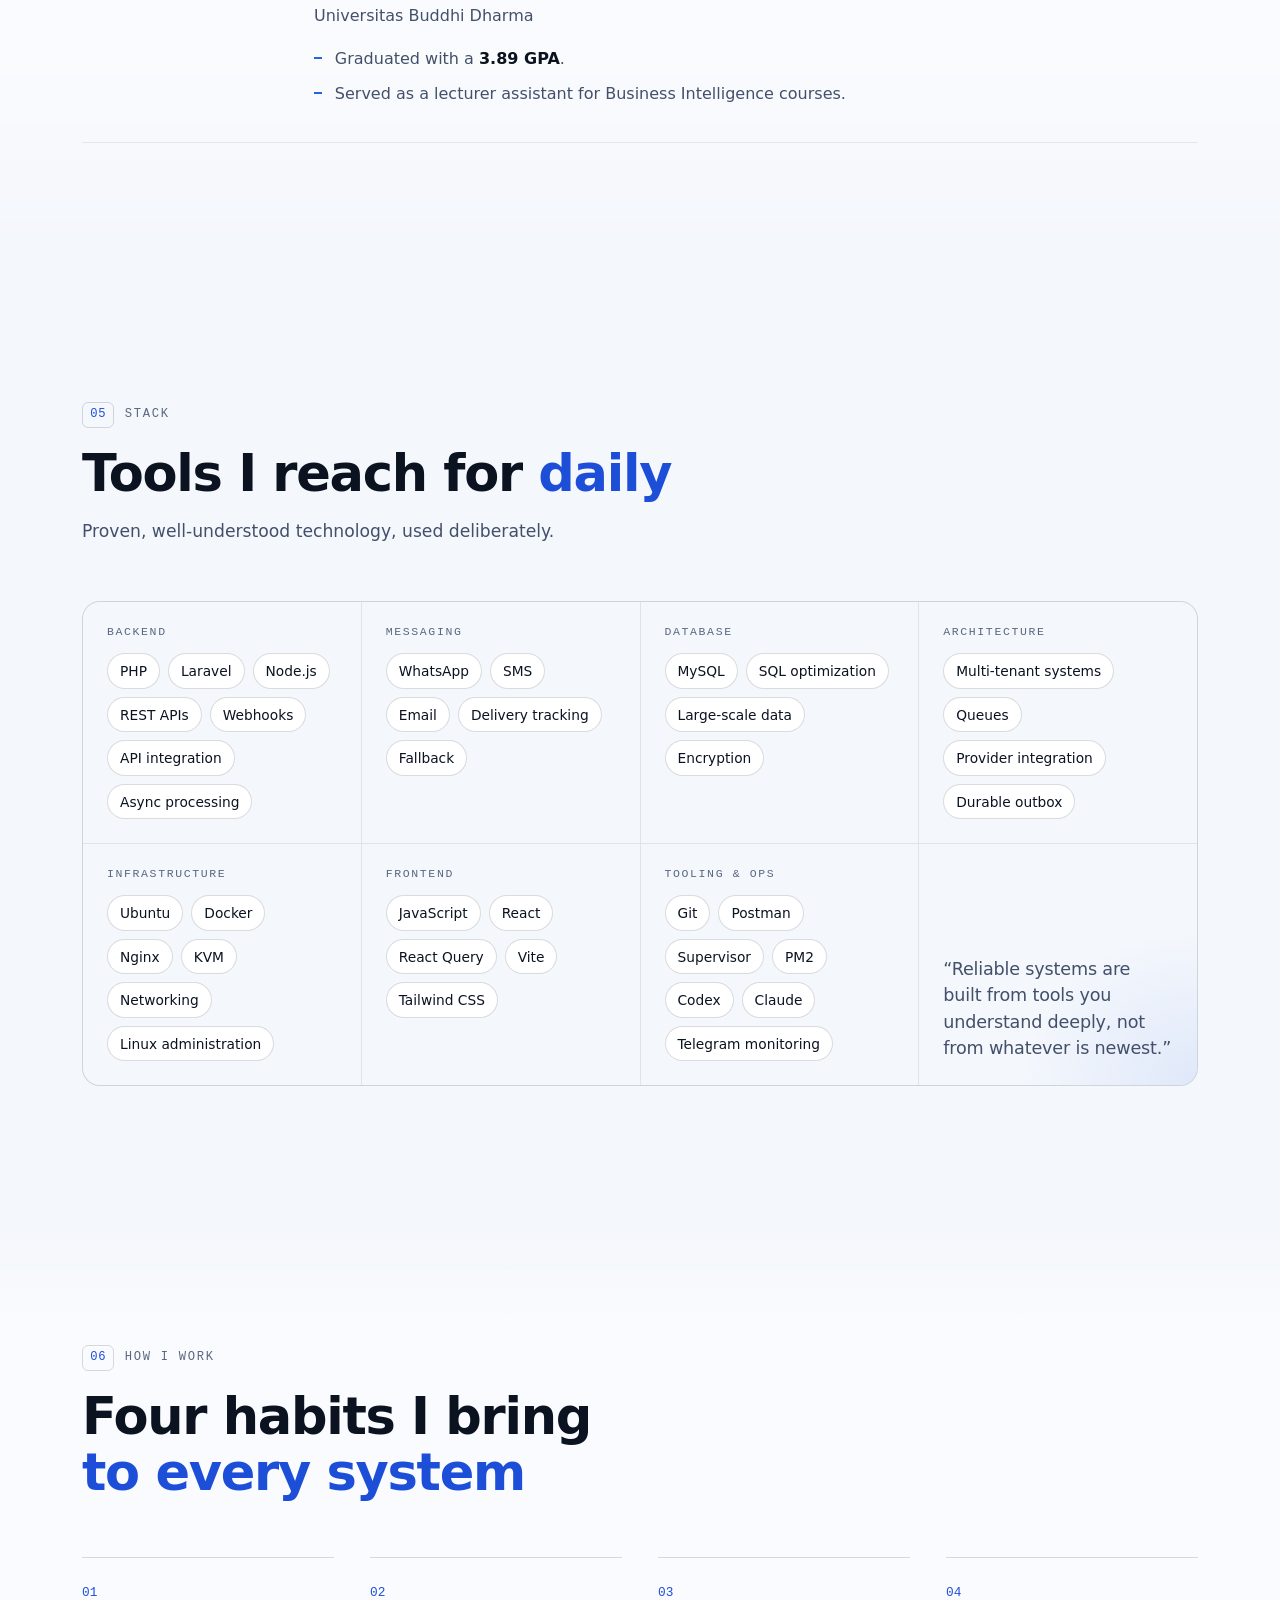
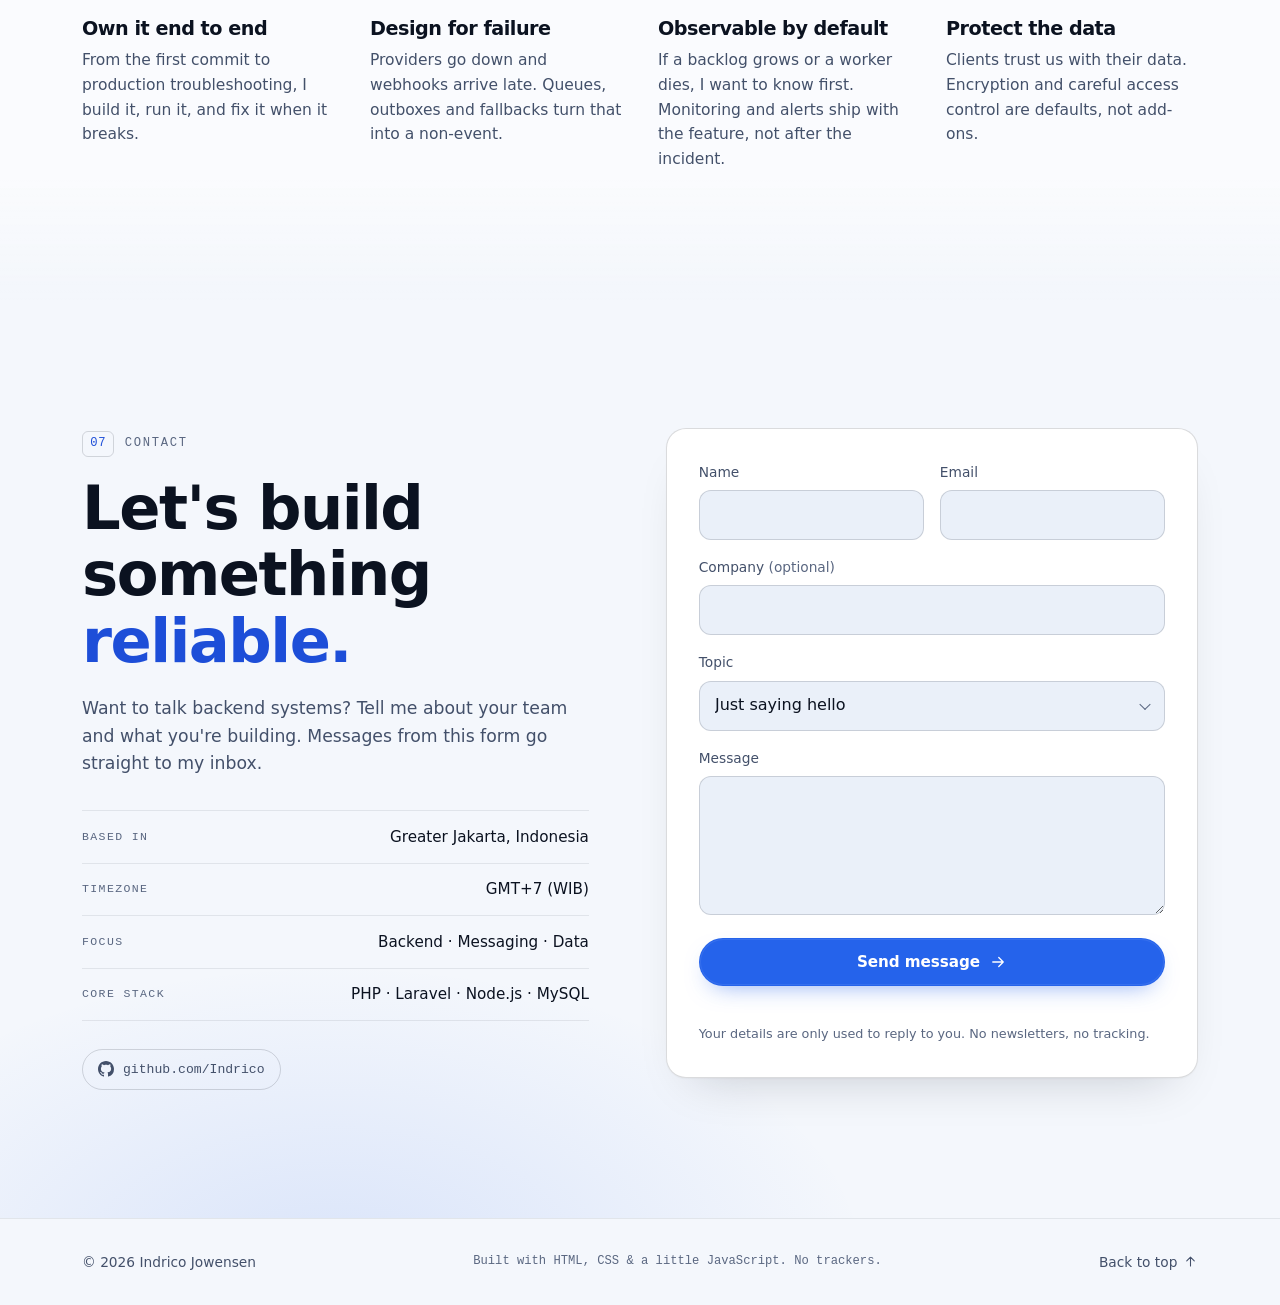
<file: landing-page-indrico/index.html>
<!doctype html>
<html lang="en">
<head>
  <meta charset="utf-8">
  <title>Moved · Indrico Jowensen</title>
  <meta name="robots" content="noindex">
  <link rel="canonical" href="https://indrico.github.io/">
  <meta http-equiv="refresh" content="0; url=https://indrico.github.io/">
  <script>location.replace('https://indrico.github.io/' + location.hash);</script>
</head>
<body>
  <p>This page has moved to <a href="https://indrico.github.io/">indrico.github.io</a>.</p>
</body>
</html>
</file>
<file: assets/css/styles.css>
/* ==========================================================================
   Indrico Jowensen — portfolio
   Theme: "Signal & Delivery" in blue. Dark by default, light via [data-theme].
   ========================================================================== */

/* ---------- Design tokens ---------- */
:root {
  --font-sans: "Geist", ui-sans-serif, system-ui, -apple-system, "Segoe UI", Roboto, "Helvetica Neue", Arial, sans-serif;
  --font-mono: "Geist Mono", ui-monospace, SFMono-Regular, Menlo, Consolas, "Liberation Mono", monospace;

  --bg: #060a13;
  --bg-2: #0a101d;
  --surface: #0d1424;
  --surface-2: #111a2d;
  --line: rgba(214, 226, 255, 0.08);
  --line-strong: rgba(214, 226, 255, 0.15);
  --text: #e8eefa;
  --text-2: #a5b3c9;
  --text-3: #72819a;

  --accent: #4c8dff;
  --accent-text: #7eb0ff;
  --accent-soft: rgba(76, 141, 255, 0.14);
  --cyan: #4fd1ff;
  --amber: #f5b84b;
  --amber-soft: rgba(245, 184, 75, 0.14);

  --btn-bg: #2563eb;
  --btn-bg-hover: #1d4fd6;
  --btn-text: #ffffff;
  --btn-glow: 0 10px 30px -10px rgba(37, 99, 235, 0.75);

  --glow-1: rgba(59, 130, 246, 0.22);
  --glow-2: rgba(79, 209, 255, 0.10);
  --grid: rgba(214, 226, 255, 0.045);
  --shadow: 0 1px 0 rgba(255, 255, 255, 0.04) inset, 0 30px 60px -30px rgba(0, 0, 0, 0.7);

  --radius: 18px;
  --radius-sm: 12px;
  --container: 1180px;
  --gutter: clamp(16px, 4vw, 32px);
  --header-h: 64px;
  --ease-out: cubic-bezier(0.2, 0.7, 0.2, 1);

  color-scheme: dark;
}

[data-theme="light"] {
  --bg: #f4f7fc;
  --bg-2: #eaf0f9;
  --surface: #ffffff;
  --surface-2: #f9fbff;
  --line: rgba(11, 18, 32, 0.08);
  --line-strong: rgba(11, 18, 32, 0.15);
  --text: #0b1220;
  --text-2: #43506a;
  --text-3: #5a6781;

  --accent: #2563eb;
  --accent-text: #1d4ed8;
  --accent-soft: rgba(37, 99, 235, 0.10);
  --cyan: #0891b2;
  --amber: #9a6412;
  --amber-soft: rgba(154, 100, 18, 0.10);

  --btn-glow: 0 10px 24px -12px rgba(37, 99, 235, 0.6);

  --glow-1: rgba(37, 99, 235, 0.13);
  --glow-2: rgba(8, 145, 178, 0.09);
  --grid: rgba(11, 18, 32, 0.05);
  --shadow: 0 1px 2px rgba(11, 18, 32, 0.04), 0 24px 48px -28px rgba(11, 18, 32, 0.22);

  color-scheme: light;
}

/* ---------- Base ---------- */
*,
*::before,
*::after { box-sizing: border-box; }

html {
  scroll-behavior: smooth;
  scroll-padding-top: calc(var(--header-h) + 16px);
  -webkit-text-size-adjust: 100%;
  text-size-adjust: 100%;
}

body {
  margin: 0;
  min-height: 100vh;
  background: var(--bg);
  color: var(--text);
  font-family: var(--font-sans);
  font-size: 1rem;
  line-height: 1.6;
  -webkit-font-smoothing: antialiased;
  -moz-osx-font-smoothing: grayscale;
  text-rendering: optimizeLegibility;
  overflow-x: clip;
  transition: background-color 0.3s ease, color 0.3s ease;
}

img, svg { display: block; max-width: 100%; }
a { color: inherit; text-decoration: none; }
button, input, select, textarea { font: inherit; color: inherit; }
h1, h2, h3, p, ul, ol, dl, dd, figure { margin: 0; }
ul, ol { padding: 0; list-style: none; }
strong { font-weight: 600; color: var(--text); }

::selection { background: var(--accent); color: #fff; }

:focus-visible {
  outline: 2px solid var(--accent);
  outline-offset: 3px;
  border-radius: 6px;
}

.container {
  width: 100%;
  max-width: var(--container);
  margin-inline: auto;
  padding-inline: var(--gutter);
}

.sr-only {
  position: absolute;
  width: 1px; height: 1px;
  padding: 0; margin: -1px;
  overflow: hidden;
  clip: rect(0 0 0 0);
  white-space: nowrap;
  border: 0;
}

.skip-link {
  position: absolute;
  left: 16px; top: -100px;
  z-index: 100;
  padding: 0.6rem 1rem;
  border-radius: 10px;
  background: var(--btn-bg);
  color: var(--btn-text);
  font-weight: 600;
}
.skip-link:focus { top: 12px; }

/* Stroke icons share one style */
svg[viewBox="0 0 24 24"] {
  fill: none;
  stroke: currentColor;
  stroke-width: 1.7;
  stroke-linecap: round;
  stroke-linejoin: round;
}

/* ---------- Backdrop (grid + glow behind the hero) ---------- */
.backdrop {
  position: absolute;
  inset: 0 0 auto 0;
  height: 1100px;
  z-index: -1;
  pointer-events: none;
  background:
    radial-gradient(60% 50% at 78% 18%, var(--glow-1), transparent 70%),
    radial-gradient(40% 40% at 12% 8%, var(--glow-2), transparent 70%);
}
.backdrop::before {
  content: "";
  position: absolute;
  inset: 0;
  background-image:
    linear-gradient(var(--grid) 1px, transparent 1px),
    linear-gradient(90deg, var(--grid) 1px, transparent 1px);
  background-size: 56px 56px;
  background-position: center top;
  -webkit-mask-image: radial-gradient(ellipse 75% 65% at 50% 0%, #000 35%, transparent 80%);
  mask-image: radial-gradient(ellipse 75% 65% at 50% 0%, #000 35%, transparent 80%);
}

/* ---------- Typography ---------- */
h1, h2, h3 { font-weight: 600; letter-spacing: -0.025em; line-height: 1.1; text-wrap: balance; }

h1 em, h2 em {
  font-style: normal;
  color: var(--accent-text);
}

.eyebrow {
  display: inline-flex;
  align-items: center;
  gap: 0.65rem;
  font-family: var(--font-mono);
  font-size: 0.76rem;
  letter-spacing: 0.14em;
  text-transform: uppercase;
  color: var(--text-3);
  margin-bottom: 1.1rem;
}
.eyebrow span {
  color: var(--accent-text);
  padding: 0.15rem 0.45rem;
  border: 1px solid var(--line-strong);
  border-radius: 6px;
  letter-spacing: 0.06em;
}

/* ---------- Buttons ---------- */
.btn {
  --h: 48px;
  display: inline-flex;
  align-items: center;
  justify-content: center;
  gap: 0.55rem;
  height: var(--h);
  padding: 0 1.3rem;
  border-radius: 999px;
  border: 1px solid transparent;
  font-size: 0.95rem;
  font-weight: 550;
  letter-spacing: -0.005em;
  white-space: nowrap;
  cursor: pointer;
  transition: transform 0.2s var(--ease-out), background-color 0.2s ease, border-color 0.2s ease, box-shadow 0.2s ease, color 0.2s ease;
}
.btn svg { width: 18px; height: 18px; transition: transform 0.2s var(--ease-out); }
.btn:hover svg { transform: translateX(3px); }
.btn:active { transform: translateY(1px); }

.btn-primary {
  background: var(--btn-bg);
  color: var(--btn-text);
  box-shadow: 0 0 0 1px rgba(255, 255, 255, 0.08) inset, var(--btn-glow);
}
.btn-primary:hover { background: var(--btn-bg-hover); transform: translateY(-1px); }

.btn-ghost {
  background: color-mix(in srgb, var(--surface) 55%, transparent);
  border-color: var(--line-strong);
  color: var(--text);
}
.btn-ghost:hover { border-color: var(--accent); color: var(--accent-text); transform: translateY(-1px); }

.btn-sm { --h: 38px; padding: 0 1rem; font-size: 0.875rem; }
.btn-block { width: 100%; }

.icon-btn {
  display: inline-grid;
  place-items: center;
  width: 38px;
  height: 38px;
  border-radius: 10px;
  border: 1px solid var(--line-strong);
  background: color-mix(in srgb, var(--surface) 60%, transparent);
  color: var(--text-2);
  cursor: pointer;
  transition: color 0.2s ease, border-color 0.2s ease, background-color 0.2s ease;
}
.icon-btn:hover { color: var(--text); border-color: var(--accent); }
.icon-btn svg { width: 18px; height: 18px; }

/* ---------- Header ---------- */
.site-header {
  position: sticky;
  top: 0;
  z-index: 50;
  padding-top: env(safe-area-inset-top, 0px);
  background: color-mix(in srgb, var(--bg) 72%, transparent);
  -webkit-backdrop-filter: blur(14px) saturate(150%);
  backdrop-filter: blur(14px) saturate(150%);
  border-bottom: 1px solid transparent;
  transition: border-color 0.3s ease, background-color 0.3s ease;
}
.site-header.is-scrolled { border-bottom-color: var(--line); }

.header-inner {
  display: flex;
  align-items: center;
  gap: 1.5rem;
  height: var(--header-h);
}

.brand { display: inline-flex; align-items: center; gap: 0.7rem; font-weight: 600; letter-spacing: -0.02em; }
.brand-mark { width: 32px; height: 32px; color: #e8eefa; }
.brand-mark .bm-bg { fill: #0b1220; stroke: color-mix(in srgb, var(--accent) 45%, transparent); stroke-width: 1.5; }
.brand-mark .bm-dot { fill: var(--accent); }
.brand-dim { color: var(--text-3); font-weight: 500; }

.nav { margin-left: auto; }
.nav ul { display: flex; gap: 0.25rem; }
.nav a {
  position: relative;
  display: block;
  padding: 0.45rem 0.75rem;
  border-radius: 8px;
  font-size: 0.9rem;
  color: var(--text-2);
  transition: color 0.2s ease, background-color 0.2s ease;
}
.nav a:hover { color: var(--text); background: var(--accent-soft); }
.nav a.is-active { color: var(--text); }
.nav a.is-active::after {
  content: "";
  position: absolute;
  left: 50%; bottom: 1px;
  width: 4px; height: 4px;
  border-radius: 50%;
  background: var(--accent);
  transform: translateX(-50%);
}

.header-actions { display: flex; align-items: center; gap: 0.6rem; }
.theme-toggle .i-moon { display: none; }
[data-theme="light"] .theme-toggle .i-sun { display: none; }
[data-theme="light"] .theme-toggle .i-moon { display: block; }

.nav-toggle { display: none; }
.nav-toggle .i-close { display: none; }
.site-header.nav-open .nav-toggle .i-menu { display: none; }
.site-header.nav-open .nav-toggle .i-close { display: block; }

@media (max-width: 920px) {
  .nav-toggle { display: inline-grid; }
  .nav {
    position: absolute;
    top: 100%;
    left: 0; right: 0;
    margin: 0;
    padding: 0.5rem var(--gutter) 1.25rem;
    background: var(--bg);
    border-bottom: 1px solid var(--line);
    box-shadow: 0 30px 40px -30px rgba(0, 0, 0, 0.5);
    display: none;
  }
  .site-header.nav-open .nav { display: block; }
  .nav ul { flex-direction: column; gap: 0; }
  .nav a { padding: 0.85rem 0.25rem; font-size: 1.05rem; border-radius: 0; border-bottom: 1px solid var(--line); }
  .nav a:hover { background: transparent; }
  .nav a.is-active::after { left: auto; right: 0.25rem; top: 50%; bottom: auto; transform: translateY(-50%); width: 6px; height: 6px; }
  .header-actions { margin-left: auto; }
}
@media (max-width: 520px) {
  .header-cta { display: none; }
}

/* ---------- Hero ---------- */
.hero { position: relative; padding-block: clamp(40px, 7vw, 88px) clamp(56px, 8vw, 104px); }

.hero-grid {
  display: grid;
  grid-template-columns: minmax(0, 1.02fr) minmax(0, 1fr);
  gap: clamp(36px, 5vw, 72px);
  align-items: center;
}

.status-pill {
  display: inline-flex;
  align-items: center;
  gap: 0.6rem;
  padding: 0.35rem 0.85rem 0.35rem 0.7rem;
  border: 1px solid var(--line-strong);
  border-radius: 999px;
  background: color-mix(in srgb, var(--surface) 60%, transparent);
  font-family: var(--font-mono);
  font-size: 0.76rem;
  color: var(--text-2);
}
.pulse { position: relative; width: 8px; height: 8px; border-radius: 50%; background: var(--cyan); }
.pulse::after {
  content: "";
  position: absolute;
  inset: -4px;
  border-radius: 50%;
  border: 2px solid var(--cyan);
  opacity: 0;
  animation: pulse 2.2s var(--ease-out) infinite;
}
@keyframes pulse {
  0% { transform: scale(0.5); opacity: 0.7; }
  100% { transform: scale(1.6); opacity: 0; }
}

.hero-kicker {
  margin-top: 1.6rem;
  font-family: var(--font-mono);
  font-size: 0.84rem;
  color: var(--text-3);
}
.hero-kicker:first-child { margin-top: 0; }
.hero-kicker .k-sep { color: var(--accent-text); margin-inline: 0.35rem; }
@media (max-width: 520px) {
  .hero-kicker .k-sep { display: none; }
  .hero-kicker span:last-child { display: block; color: var(--text-2); }
}

.hero-title {
  margin-top: 0.7rem;
  font-size: clamp(2.5rem, 1.5rem + 3.7vw, 4.5rem);
  line-height: 1.02;
  letter-spacing: -0.04em;
}

.hero-lede {
  margin-top: 1.4rem;
  max-width: 36rem;
  font-size: clamp(1.02rem, 0.95rem + 0.3vw, 1.15rem);
  color: var(--text-2);
}

.hero-ctas { display: flex; flex-wrap: wrap; gap: 0.75rem; margin-top: 2rem; }

.hero-meta {
  display: flex;
  flex-wrap: wrap;
  gap: 0.6rem 1.5rem;
  margin-top: 2rem;
  font-family: var(--font-mono);
  font-size: 0.8rem;
  color: var(--text-3);
}
.hero-meta li { display: inline-flex; align-items: center; gap: 0.45rem; }
.hero-meta svg { width: 15px; height: 15px; color: var(--accent-text); }

@media (max-width: 980px) {
  .hero-grid { grid-template-columns: minmax(0, 1fr); }
  .hero-visual { max-width: 620px; }
}

/* ---------- Pipeline card (hero visual) ---------- */
.pipe-card {
  position: relative;
  border: 1px solid var(--line-strong);
  border-radius: 20px;
  background: linear-gradient(180deg, var(--surface-2), var(--surface));
  box-shadow: var(--shadow);
  overflow: hidden;
  isolation: isolate;
}
.pipe-card::before {
  content: "";
  position: absolute;
  inset: 0 12% auto;
  height: 1px;
  background: linear-gradient(90deg, transparent, var(--accent), transparent);
  opacity: 0.7;
}

.pipe-card-bar {
  display: flex;
  align-items: center;
  gap: 0.8rem;
  padding: 0.7rem 1rem;
  border-bottom: 1px solid var(--line);
  font-family: var(--font-mono);
  font-size: 0.74rem;
  color: var(--text-3);
}
.win-dots { display: inline-flex; gap: 6px; }
.win-dots i { width: 10px; height: 10px; border-radius: 50%; background: var(--line-strong); }
.pipe-card-title { color: var(--text-2); }
.sim-badge {
  margin-left: auto;
  padding: 0.1rem 0.55rem;
  border: 1px solid var(--line-strong);
  border-radius: 999px;
  font-size: 0.68rem;
  letter-spacing: 0.04em;
}

svg.pipe { width: 100%; height: auto; padding: 14px 12px 6px; overflow: visible; }
.pipe text { font-family: var(--font-mono); fill: var(--text-3); }
.pipe-cols text { font-size: 11px; letter-spacing: 0.08em; text-transform: uppercase; fill: var(--text-3); }
.pipe .t-node { font-family: var(--font-sans); font-size: 14px; font-weight: 550; fill: var(--text); }
.pipe .t-sub { font-size: 11px; }
.pipe .t-mono { font-size: 13px; fill: var(--text-2); }
.pipe-fb-label { font-size: 10px; letter-spacing: 0.08em; fill: var(--amber) !important; opacity: 0.85; }

.pipe-wires path { fill: none; stroke: var(--line-strong); stroke-width: 1.5; }
.pipe-wires .wire-fb { stroke: var(--amber); stroke-dasharray: 4 5; opacity: 0.6; }

.pipe .node rect:first-child {
  fill: var(--bg-2);
  stroke: var(--line-strong);
  stroke-width: 1;
  transition: stroke 0.35s ease, fill 0.35s ease;
}
.pipe .node.is-hit rect:first-child { stroke: var(--accent); fill: color-mix(in srgb, var(--accent) 14%, var(--bg-2)); transition-duration: 0.08s; }
.pipe .node.is-fail rect:first-child { stroke: var(--amber); fill: color-mix(in srgb, var(--amber) 14%, var(--bg-2)); transition-duration: 0.08s; }

.pipe .q-slot { fill: var(--line); transition: fill 0.25s ease; }
.pipe .q-slot.on { fill: color-mix(in srgb, var(--cyan) 70%, transparent); }

.pipe .led { fill: var(--line-strong); transition: fill 0.2s ease; }
.pipe .worker.is-busy .led { fill: var(--accent); }

.pipe .status { fill: none; stroke: var(--text-3); stroke-width: 1.5; transition: fill 0.3s ease, stroke 0.3s ease; }
.pipe .channel.is-hit .status { fill: var(--accent); stroke: var(--accent); }
.pipe .channel.is-fail .status { fill: var(--amber); stroke: var(--amber); }

.pipe .dot { fill: var(--accent); }
.pipe .dot-amber { fill: var(--amber); }
[data-theme="light"] .pipe .dot { fill: var(--accent); }

.pipe-stats {
  display: grid;
  grid-template-columns: repeat(3, minmax(0, 1fr));
  border-top: 1px solid var(--line);
}
.pipe-stats > div { padding: 0.7rem 1rem; display: flex; flex-direction: column; gap: 0.1rem; }
.pipe-stats > div + div { border-left: 1px solid var(--line); }
.pipe-stats .k { font-family: var(--font-mono); font-size: 0.66rem; letter-spacing: 0.1em; text-transform: uppercase; color: var(--text-3); }
.pipe-stats .v { font-family: var(--font-mono); font-size: 1.05rem; font-variant-numeric: tabular-nums; color: var(--text); }

.pipe-log {
  height: 7.4rem;
  overflow: hidden;
  padding: 0.75rem 1rem 0.5rem;
  border-top: 1px solid var(--line);
  background: color-mix(in srgb, var(--bg) 45%, transparent);
  font-family: var(--font-mono);
  font-size: 0.72rem;
  line-height: 1.75;
  color: var(--text-3);
  -webkit-mask-image: linear-gradient(#000 55%, transparent);
  mask-image: linear-gradient(#000 55%, transparent);
}
.pipe-log li {
  display: grid;
  grid-template-columns: 4.6rem 2.6rem 4.6rem minmax(0, 1fr);
  gap: 0.6rem;
  white-space: nowrap;
}
.pipe-log li.is-new { animation: log-in 0.35s var(--ease-out); }
.pipe-log .lg-c { color: var(--text-2); }
.pipe-log .lg-s { overflow: hidden; text-overflow: ellipsis; }
.pipe-log .ok { color: var(--accent-text); }
.pipe-log .warn { color: var(--amber); }
@keyframes log-in {
  from { opacity: 0; transform: translateY(-6px); }
  to { opacity: 1; transform: none; }
}

@media (max-width: 520px) {
  .pipe-cols text { font-size: 14px; }
  .pipe .t-node { font-size: 15px; }
  .pipe .t-sub { font-size: 13px; }
  .pipe .t-mono { font-size: 15px; }
  .pipe-log li { grid-template-columns: 2.4rem 4.4rem minmax(0, 1fr); }
  .pipe-log .lg-t { display: none; }
  .pipe-stats > div { padding: 0.6rem 0.75rem; }
}

/* ---------- Metrics band ---------- */
.metrics {
  border-block: 1px solid var(--line);
  background: color-mix(in srgb, var(--surface) 45%, transparent);
}
.metrics-grid {
  display: grid;
  grid-template-columns: repeat(5, minmax(0, 1fr));
  gap: 1px;
  background: var(--line);
  border-inline: 1px solid var(--line);
  margin: 0;
}
.metric {
  display: flex;
  flex-direction: column-reverse;
  justify-content: flex-end;
  gap: 0.35rem;
  padding: 1.75rem 1.25rem;
  background: var(--bg);
}
.metric dd {
  font-size: clamp(1.9rem, 1.3rem + 1.6vw, 2.6rem);
  font-weight: 600;
  letter-spacing: -0.04em;
  line-height: 1;
  font-variant-numeric: tabular-nums;
}
.metric .unit { color: var(--accent-text); }
.metric dt { font-size: 0.86rem; color: var(--text-2); line-height: 1.45; max-width: 16rem; }

@media (max-width: 900px) {
  .metrics-grid { grid-template-columns: repeat(2, minmax(0, 1fr)); }
  .metric:last-child { grid-column: 1 / -1; }
}

.industries {
  display: flex;
  flex-wrap: wrap;
  align-items: center;
  justify-content: space-between;
  gap: 1.25rem 2rem;
  padding-block: 1.75rem;
}
.industries-label {
  font-family: var(--font-mono);
  font-size: 0.74rem;
  letter-spacing: 0.12em;
  text-transform: uppercase;
  color: var(--text-3);
}
.industries ul { display: flex; flex-wrap: wrap; gap: 1rem clamp(1.25rem, 4vw, 3rem); }
.industries li { display: inline-flex; align-items: center; gap: 0.6rem; font-weight: 500; font-size: 1.05rem; color: var(--text-2); }
.industries svg { width: 22px; height: 22px; color: var(--accent-text); }
@media (max-width: 520px) {
  .industries ul { display: grid; grid-template-columns: repeat(2, minmax(0, 1fr)); gap: 1rem; width: 100%; }
}

/* ---------- Sections ---------- */
.section { position: relative; padding-block: clamp(72px, 10vw, 128px); }
.section-alt {
  background: linear-gradient(180deg, transparent, color-mix(in srgb, var(--surface) 55%, transparent) 18%, color-mix(in srgb, var(--surface) 55%, transparent) 82%, transparent);
}

.section-head { max-width: 46rem; margin-bottom: clamp(36px, 5vw, 56px); }
.section-head h2 { font-size: clamp(2rem, 1.35rem + 2.3vw, 3.2rem); }
.section-sub { margin-top: 1rem; font-size: 1.075rem; color: var(--text-2); }

/* ---------- About ---------- */
.about-grid {
  display: grid;
  grid-template-columns: minmax(0, 0.9fr) minmax(0, 1.1fr);
  gap: clamp(32px, 6vw, 88px);
  align-items: start;
}
.about-grid .section-head { margin-bottom: 0; position: sticky; top: calc(var(--header-h) + 32px); }
.about-body { display: grid; gap: 1.25rem; }
.about-body p { font-size: 1.06rem; color: var(--text-2); }
.about-body .about-lead { font-size: clamp(1.25rem, 1.1rem + 0.6vw, 1.5rem); line-height: 1.5; color: var(--text); letter-spacing: -0.01em; }
.about-lead em { font-style: normal; color: var(--accent-text); }

.nda-note {
  display: inline-flex;
  align-items: center;
  gap: 0.6rem;
  justify-self: start;
  margin-top: 0.5rem;
  padding: 0.6rem 0.9rem;
  border: 1px dashed var(--line-strong);
  border-radius: 12px;
  font-family: var(--font-mono);
  font-size: 0.76rem !important;
  color: var(--text-3) !important;
}
.nda-note svg { flex: none; width: 16px; height: 16px; color: var(--accent-text); }

@media (max-width: 860px) {
  .about-grid { grid-template-columns: minmax(0, 1fr); }
  .about-grid .section-head { position: static; }
}

/* ---------- Expertise cards ---------- */
.cards { display: grid; grid-template-columns: repeat(3, minmax(0, 1fr)); gap: 18px; }
.card {
  --mx: 50%;
  --my: 0%;
  position: relative;
  display: flex;
  flex-direction: column;
  padding: 1.75rem;
  border: 1px solid var(--line);
  border-radius: var(--radius);
  background: var(--surface);
  overflow: hidden;
  isolation: isolate;
  transition: border-color 0.3s ease, transform 0.3s var(--ease-out);
}
.card::before {
  content: "";
  position: absolute;
  inset: 0;
  z-index: -1;
  background: radial-gradient(420px circle at var(--mx) var(--my), var(--accent-soft), transparent 45%);
  opacity: 0;
  transition: opacity 0.3s ease;
}
.card:hover { border-color: var(--line-strong); transform: translateY(-3px); }
.card:hover::before { opacity: 1; }

.card-icon {
  display: grid;
  place-items: center;
  width: 46px;
  height: 46px;
  border-radius: 13px;
  border: 1px solid var(--line-strong);
  background: linear-gradient(180deg, var(--accent-soft), transparent);
  color: var(--accent-text);
}
.card-icon svg { width: 22px; height: 22px; }
.card h3 { margin-top: 1.25rem; font-size: 1.18rem; }
.card p { margin-top: 0.6rem; color: var(--text-2); font-size: 0.97rem; }
.card .tags { margin-top: auto; padding-top: 1.25rem; }

.tags { display: flex; flex-wrap: wrap; gap: 6px; }
.tags li {
  padding: 0.2rem 0.55rem;
  border-radius: 6px;
  background: var(--accent-soft);
  font-family: var(--font-mono);
  font-size: 0.7rem;
  color: var(--accent-text);
}

@media (max-width: 980px) { .cards { grid-template-columns: repeat(2, minmax(0, 1fr)); } }
@media (max-width: 620px) { .cards { grid-template-columns: minmax(0, 1fr); } }

/* ---------- Case studies ---------- */
.cases { display: grid; grid-template-columns: repeat(2, minmax(0, 1fr)); gap: 18px; }
.case {
  display: flex;
  flex-direction: column;
  gap: 1rem;
  padding: clamp(1.4rem, 2.5vw, 2rem);
  border: 1px solid var(--line);
  border-radius: var(--radius);
  background: var(--surface);
  transition: border-color 0.3s ease;
}
.case:hover { border-color: var(--line-strong); }
.case-top { display: flex; align-items: center; gap: 0.8rem; font-family: var(--font-mono); font-size: 0.74rem; }
.case-num { color: var(--accent-text); }
.case-kicker { color: var(--text-3); letter-spacing: 0.08em; text-transform: uppercase; }
.case h3 { font-size: clamp(1.25rem, 1.1rem + 0.5vw, 1.5rem); }

.case-dl { display: grid; gap: 1rem; margin: 0.25rem 0 0; }
.case-dl dt {
  font-family: var(--font-mono);
  font-size: 0.7rem;
  letter-spacing: 0.12em;
  text-transform: uppercase;
  color: var(--text-3);
  margin-bottom: 0.3rem;
}
.case-dl dd { color: var(--text-2); font-size: 0.97rem; }
.case .tags { margin-top: auto; padding-top: 0.5rem; }

.case-featured {
  grid-column: 1 / -1;
  position: relative;
  overflow: hidden;
  background:
    radial-gradient(70% 120% at 100% 0%, var(--accent-soft), transparent 60%),
    var(--surface);
  border-color: var(--line-strong);
}
.case-featured h3 { font-size: clamp(1.5rem, 1.2rem + 1.1vw, 2.1rem); max-width: 32ch; }
.case-featured .case-dl { grid-template-columns: repeat(3, minmax(0, 1fr)); gap: 1.5rem 2rem; }
.case-featured .case-dl > div { padding-top: 1rem; border-top: 1px solid var(--line-strong); }

@media (max-width: 860px) {
  .cases { grid-template-columns: minmax(0, 1fr); }
  .case-featured .case-dl { grid-template-columns: minmax(0, 1fr); }
}

/* ---------- Timeline ---------- */
.timeline { border-top: 1px solid var(--line-strong); }
.tl-item {
  display: grid;
  grid-template-columns: 200px minmax(0, 1fr);
  gap: 2rem;
  padding-block: 2.25rem;
  border-bottom: 1px solid var(--line);
}
.tl-date { font-family: var(--font-mono); font-size: 0.84rem; color: var(--accent-text); padding-top: 0.35rem; }
.tl-body h3 { font-size: clamp(1.3rem, 1.15rem + 0.6vw, 1.6rem); }
.tl-org {
  display: flex;
  flex-wrap: wrap;
  align-items: center;
  gap: 0.5rem 0.75rem;
  margin-top: 0.4rem;
  color: var(--text-2);
}
.pill-nda {
  display: inline-flex;
  align-items: center;
  gap: 0.35rem;
  padding: 0.15rem 0.55rem;
  border: 1px dashed var(--line-strong);
  border-radius: 999px;
  font-family: var(--font-mono);
  font-size: 0.7rem;
  color: var(--text-3);
}
.pill-nda svg { width: 12px; height: 12px; }
.tl-points { display: grid; gap: 0.55rem; margin-top: 1.1rem; max-width: 50rem; }
.tl-points li { position: relative; padding-left: 1.3rem; color: var(--text-2); }
.tl-points li::before {
  content: "";
  position: absolute;
  left: 0; top: 0.7em;
  width: 8px; height: 2px;
  background: var(--accent);
}
.tl-body .chips { margin-top: 1.25rem; }

@media (max-width: 720px) {
  .tl-item { grid-template-columns: minmax(0, 1fr); gap: 0.6rem; }
}

/* ---------- Chips & stack ---------- */
.chips { display: flex; flex-wrap: wrap; gap: 8px; }
.chips li {
  padding: 0.36rem 0.75rem;
  border: 1px solid var(--line-strong);
  border-radius: 999px;
  background: var(--surface);
  font-size: 0.86rem;
  color: var(--text);
  transition: border-color 0.2s ease, color 0.2s ease;
}
.chips li:hover { border-color: var(--accent); color: var(--accent-text); }
.chips-sm li { font-size: 0.78rem; padding: 0.25rem 0.65rem; color: var(--text-2); }

.stack-grid {
  display: grid;
  grid-template-columns: repeat(4, minmax(0, 1fr));
  gap: 1px;
  background: var(--line);
  border: 1px solid var(--line);
  border-radius: var(--radius);
  overflow: hidden;
}
.stack-group { padding: 1.5rem; background: var(--bg); }
.stack-group h3 {
  margin-bottom: 0.9rem;
  font-family: var(--font-mono);
  font-size: 0.72rem;
  font-weight: 500;
  letter-spacing: 0.14em;
  text-transform: uppercase;
  color: var(--text-3);
}
.stack-note {
  display: flex;
  align-items: flex-end;
  background:
    radial-gradient(90% 90% at 100% 100%, var(--accent-soft), transparent 70%),
    var(--bg);
}
.stack-note p {
  font-size: 1.1rem;
  font-weight: 500;
  line-height: 1.5;
  letter-spacing: -0.01em;
  color: var(--text-2);
}

@media (max-width: 1040px) { .stack-grid { grid-template-columns: repeat(2, minmax(0, 1fr)); } }
@media (max-width: 580px) { .stack-grid { grid-template-columns: minmax(0, 1fr); } }

/* ---------- Principles ---------- */
.principles { display: grid; grid-template-columns: repeat(4, minmax(0, 1fr)); gap: clamp(20px, 3vw, 36px); }
.principle { padding-top: 1.25rem; border-top: 1px solid var(--line-strong); }
.p-num { font-family: var(--font-mono); font-size: 0.8rem; color: var(--accent-text); }
.principle h3 { margin-top: 0.9rem; font-size: 1.2rem; }
.principle p { margin-top: 0.55rem; color: var(--text-2); font-size: 0.97rem; }

@media (max-width: 1000px) { .principles { grid-template-columns: repeat(2, minmax(0, 1fr)); } }
@media (max-width: 580px) { .principles { grid-template-columns: minmax(0, 1fr); } }

/* ---------- Contact ---------- */
.contact { overflow: hidden; }
.contact::before {
  content: "";
  position: absolute;
  inset: auto -10% -30% -10%;
  height: 80%;
  z-index: -1;
  background: radial-gradient(50% 60% at 30% 70%, var(--glow-1), transparent 70%);
  pointer-events: none;
}
.contact-grid {
  display: grid;
  grid-template-columns: minmax(0, 1fr) minmax(0, 1.05fr);
  gap: clamp(36px, 6vw, 80px);
  align-items: start;
}
.contact-copy h2 { font-size: clamp(2.3rem, 1.5rem + 3vw, 3.8rem); }
.contact-lede { margin-top: 1.25rem; font-size: 1.08rem; color: var(--text-2); max-width: 32rem; }

.contact-facts { margin-top: 2rem; border-top: 1px solid var(--line); }
.contact-facts li {
  display: flex;
  justify-content: space-between;
  gap: 1rem;
  padding: 0.85rem 0;
  border-bottom: 1px solid var(--line);
  font-size: 0.95rem;
}
.contact-facts .k {
  font-family: var(--font-mono);
  font-size: 0.72rem;
  letter-spacing: 0.12em;
  text-transform: uppercase;
  color: var(--text-3);
  padding-top: 0.2rem;
}
.contact-facts li > span:last-child { text-align: right; }

.socials { display: flex; flex-wrap: wrap; gap: 0.75rem; margin-top: 1.75rem; }
.social {
  display: inline-flex;
  align-items: center;
  gap: 0.55rem;
  padding: 0.55rem 0.95rem;
  border: 1px solid var(--line-strong);
  border-radius: 999px;
  font-family: var(--font-mono);
  font-size: 0.82rem;
  color: var(--text-2);
  transition: border-color 0.2s ease, color 0.2s ease;
}
.social:hover { border-color: var(--accent); color: var(--text); }
.social svg { width: 16px; height: 16px; fill: currentColor; }

.contact-form {
  padding: clamp(1.25rem, 3vw, 2rem);
  border: 1px solid var(--line-strong);
  border-radius: 20px;
  background: var(--surface);
  box-shadow: var(--shadow);
}
.field-row { display: grid; grid-template-columns: repeat(2, minmax(0, 1fr)); gap: 1rem; }
.field { display: flex; flex-direction: column; gap: 0.45rem; margin-bottom: 1rem; }
.field label { font-size: 0.86rem; font-weight: 500; color: var(--text-2); }
.field .opt { font-weight: 400; color: var(--text-3); }

.field input,
.field select,
.field textarea {
  width: 100%;
  padding: 0.8rem 0.95rem;
  border: 1px solid var(--line-strong);
  border-radius: var(--radius-sm);
  background: var(--bg-2);
  color: var(--text);
  font-size: 1rem;
  line-height: 1.4;
  transition: border-color 0.2s ease, box-shadow 0.2s ease, background-color 0.2s ease;
}
.field textarea { resize: vertical; min-height: 8.5rem; }
.field input:hover,
.field select:hover,
.field textarea:hover { border-color: color-mix(in srgb, var(--accent) 45%, var(--line-strong)); }
.field input:focus,
.field select:focus,
.field textarea:focus {
  outline: none;
  border-color: var(--accent);
  box-shadow: 0 0 0 4px var(--accent-soft);
}
.contact-form.was-validated :is(input, textarea):invalid { border-color: var(--amber); }

.select-wrap { position: relative; }
.select-wrap select { appearance: none; -webkit-appearance: none; padding-right: 2.5rem; cursor: pointer; }
.select-wrap::after {
  content: "";
  position: absolute;
  right: 1rem; top: 50%;
  width: 8px; height: 8px;
  border-right: 1.5px solid var(--text-3);
  border-bottom: 1.5px solid var(--text-3);
  transform: translateY(-70%) rotate(45deg);
  pointer-events: none;
}

.hp { display: none !important; }

.contact-form .btn-block { margin-top: 0.4rem; }
.contact-form button[disabled] { opacity: 0.7; cursor: progress; }
.contact-form.is-sending .btn svg { animation: nudge 0.8s ease-in-out infinite alternate; }
@keyframes nudge { to { transform: translateX(6px); } }

.form-status { min-height: 1.5rem; margin-top: 0.9rem; font-size: 0.92rem; }
.form-status.is-success { color: var(--accent-text); }
.form-status.is-error { color: var(--amber); }
.form-note { font-size: 0.8rem; color: var(--text-3); }

@media (max-width: 900px) { .contact-grid { grid-template-columns: minmax(0, 1fr); } }
@media (max-width: 520px) { .field-row { grid-template-columns: minmax(0, 1fr); gap: 0; } }

/* ---------- Footer ---------- */
.site-footer {
  border-top: 1px solid var(--line);
  padding-block: 2rem calc(2rem + env(safe-area-inset-bottom, 0px));
  font-size: 0.86rem;
  color: var(--text-2);
}
.footer-inner { display: flex; flex-wrap: wrap; align-items: center; justify-content: space-between; gap: 0.75rem 2rem; }
.footer-dim { color: var(--text-3); font-family: var(--font-mono); font-size: 0.76rem; }
.to-top { display: inline-flex; align-items: center; gap: 0.35rem; color: var(--text-2); transition: color 0.2s ease; }
.to-top:hover { color: var(--accent-text); }
.to-top svg { width: 15px; height: 15px; }

/* ---------- Reveal on scroll (only when JS is running) ---------- */
.js .reveal {
  opacity: 0;
  transform: translateY(18px);
  transition: opacity 0.8s var(--ease-out), transform 0.8s var(--ease-out);
  transition-delay: calc(var(--d, 0) * 90ms);
}
.js .reveal.is-visible { opacity: 1; transform: none; }

/* ---------- Reduced motion ---------- */
@media (prefers-reduced-motion: reduce) {
  html { scroll-behavior: auto; }
  *, *::before, *::after {
    animation-duration: 0.01ms !important;
    animation-iteration-count: 1 !important;
    transition-duration: 0.01ms !important;
    transition-delay: 0s !important;
  }
  .js .reveal { opacity: 1; transform: none; }
  .pulse::after { display: none; }
}
</file>
